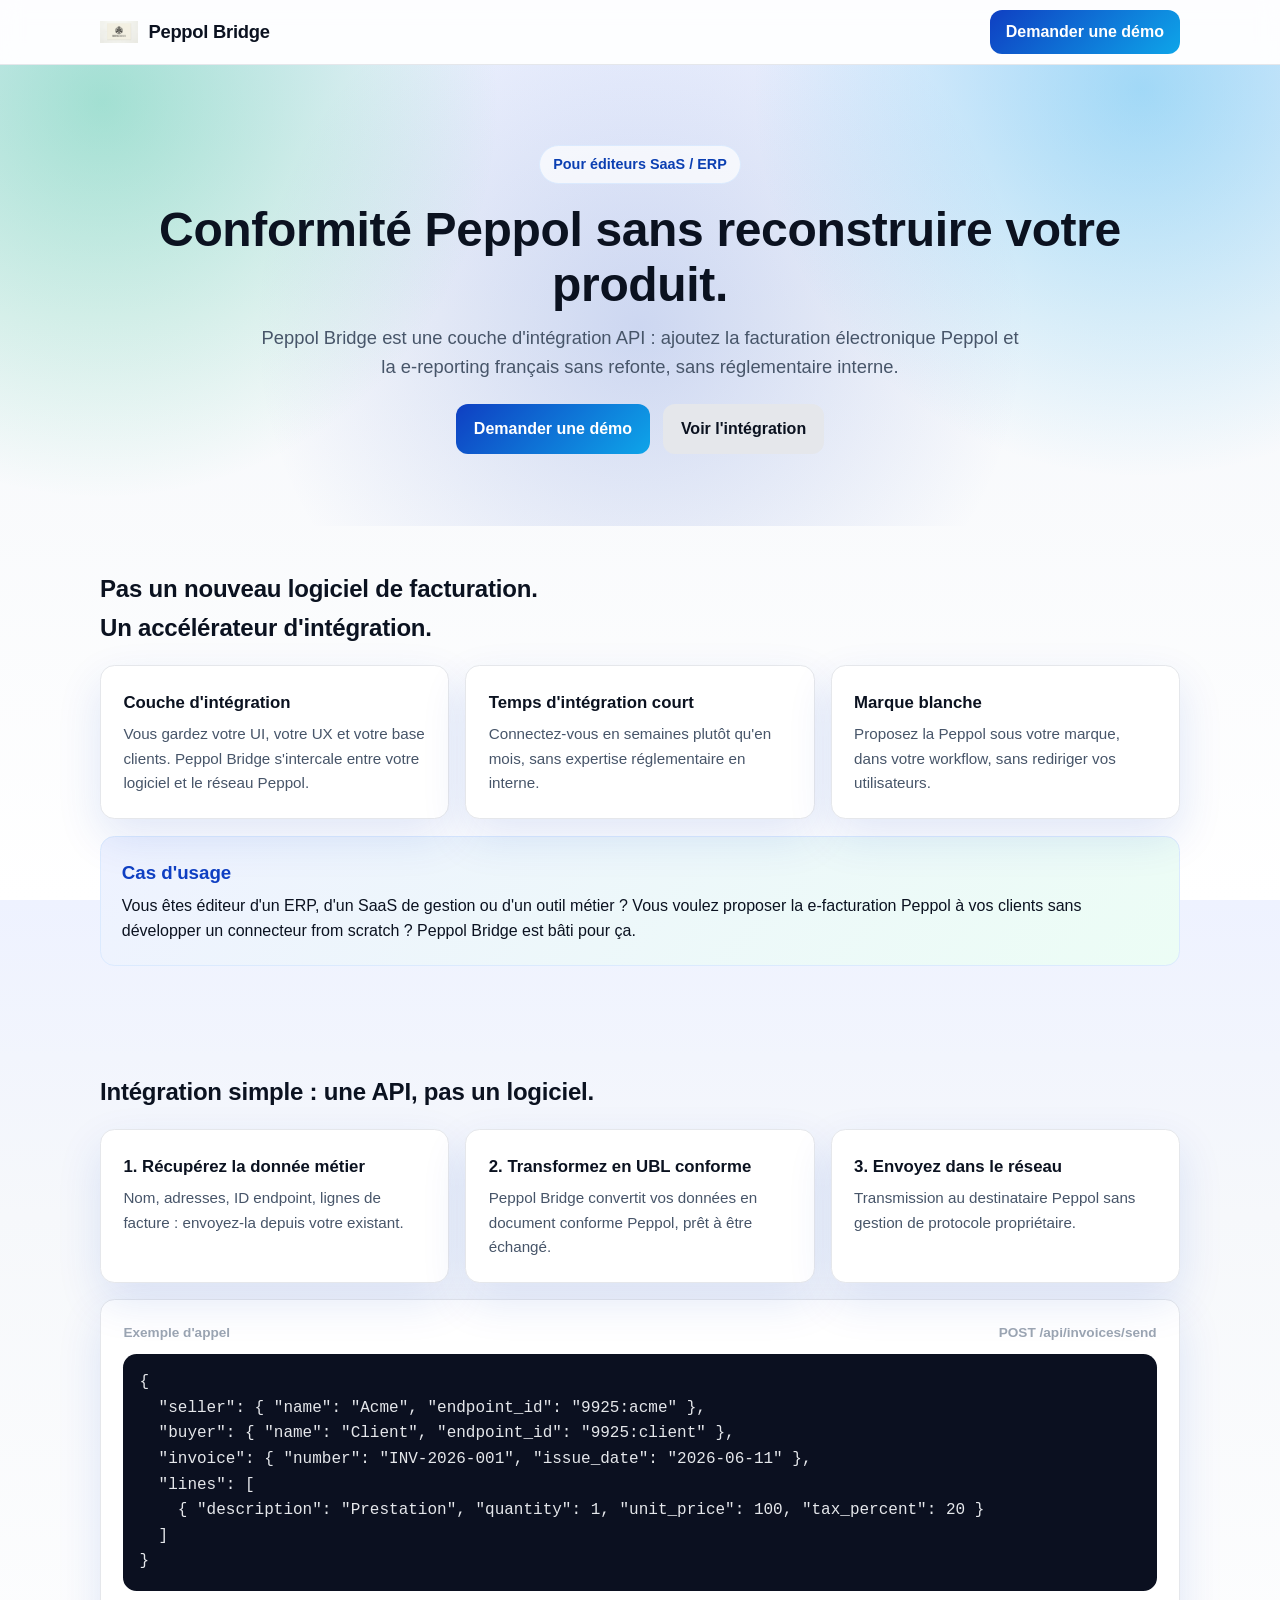
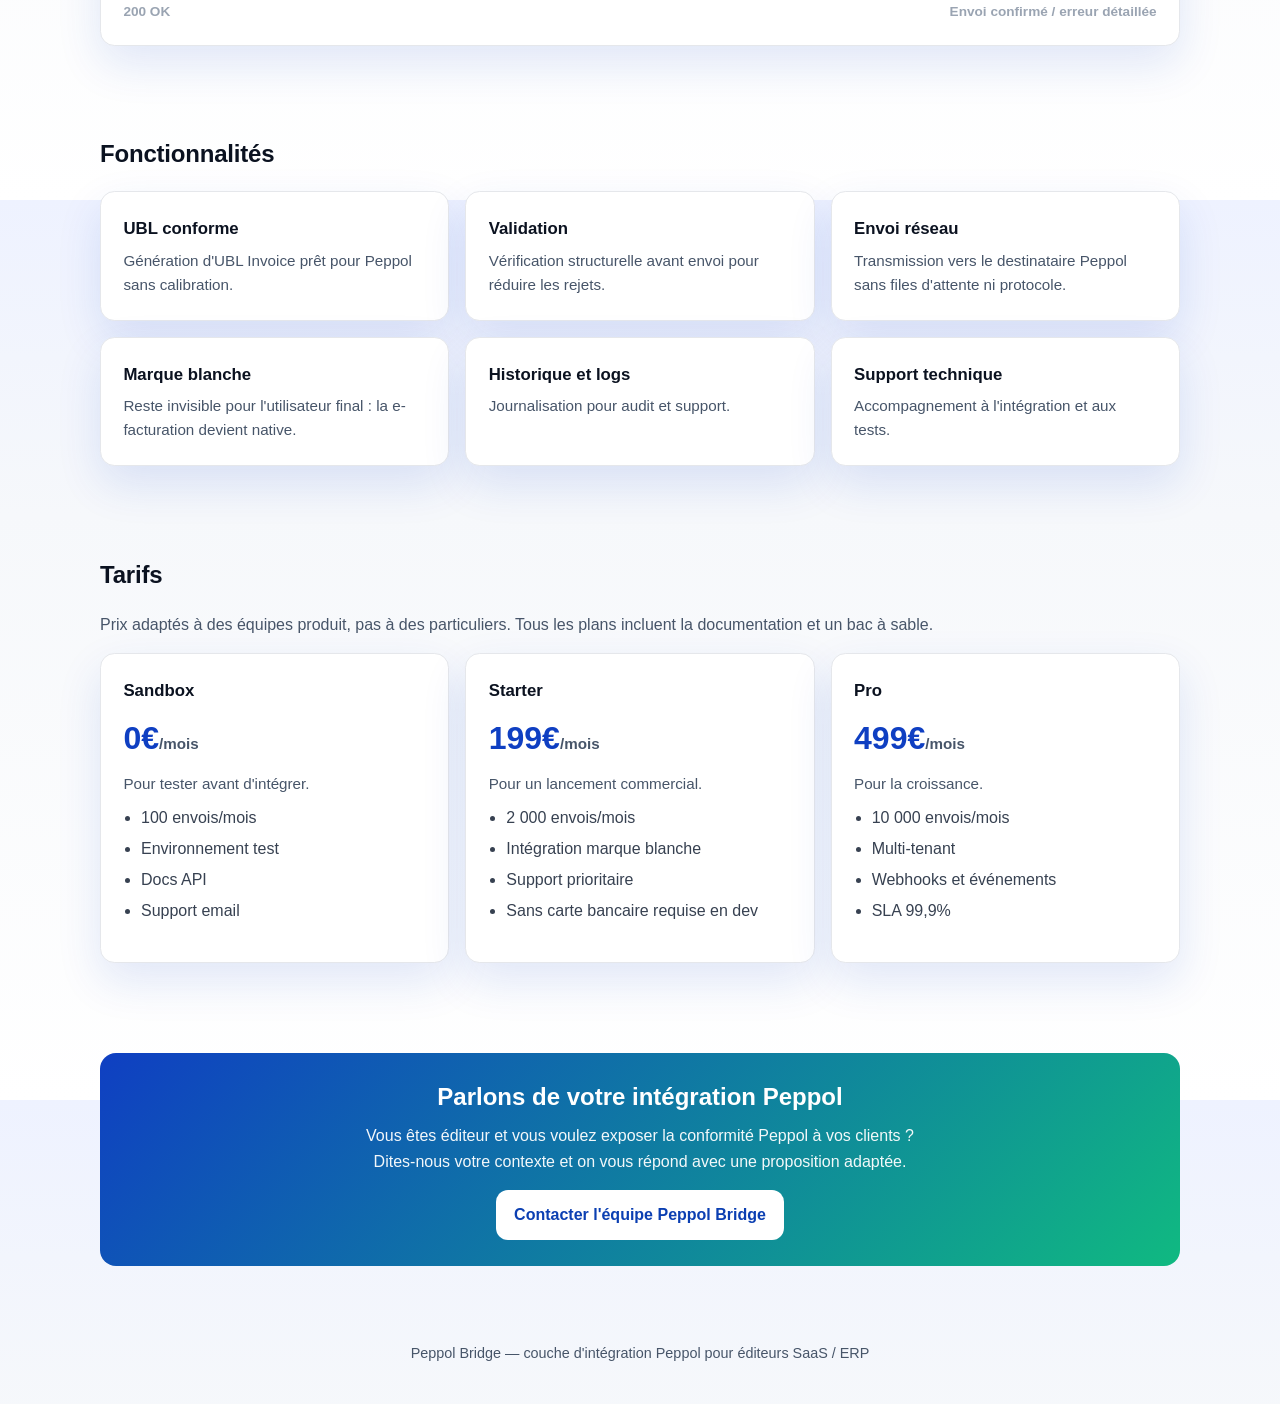
<file: public/index.html>
<!DOCTYPE html>
<html lang="fr">
<head>
  <meta charset="UTF-8">
  <meta name="viewport" content="width=device-width, initial-scale=1">
  <title>Peppol Bridge — Intégration Peppol pour éditeurs SaaS / ERP</title>
  <style>
    :root {
      --bg: #f6f8fb;
      --surface: #ffffff;
      --text: #0b1220;
      --muted: #475569;
      --primary: #0f3fc2;
      --accent: #10b981;
      --accent-2: #0ea5e9;
      --border: #e5e7eb;
      --radius: .75rem;
      --shadow: 0 18px 45px rgba(15,63,194,.12);
    }
    *{box-sizing:border-box;margin:0;padding:0}
    html,body{height:100%}
    body{font-family:-apple-system,BlinkMacSystemFont,"Segoe UI",Roboto,Helvetica,Arial,sans-serif;background:linear-gradient(180deg,#eef2ff 0%,#f6f8fb 35%,#ffffff 100%);color:var(--text);line-height:1.6}
    a{text-decoration:none;color:inherit}
    .container{max-width:1120px;margin:0 auto;padding:0 1.25rem}
    .nav{position:sticky;top:0;z-index:50;background:rgba(255,255,255,.85);backdrop-filter:blur(10px);border-bottom:1px solid var(--border)}
    .nav .container{display:flex;align-items:center;justify-content:space-between;height:64px}
    .brand{display:inline-flex;align-items:center;gap:.65rem;font-weight:900;letter-spacing:-.25px;font-size:1.15rem}
    .brand img{width:38px;height:38px;object-fit:contain;border-radius:.5rem}
    .nav-cta{background:linear-gradient(135deg,var(--primary),var(--accent-2));color:#fff;font-weight:650;padding:.6rem 1rem;border-radius:.75rem}
    .hero{padding:5rem 0 4.5rem;text-align:center;position:relative;overflow:hidden}
    .hero::before{content:"";position:absolute;inset:-20%;background:radial-gradient(circle at 20% 20%,rgba(16,185,129,.35),transparent 26%),radial-gradient(circle at 78% 18%,rgba(14,165,233,.35),transparent 26%),radial-gradient(circle at 50% 55%,rgba(15,63,194,.18),transparent 40%);z-index:0;pointer-events:none}
    .hero>.container{position:relative;z-index:1}
    .pill{display:inline-flex;align-items:center;gap:.45rem;background:rgba(255,255,255,.7);border:1px solid #dbeafe;padding:.45rem .85rem;border-radius:999px;font-weight:700;font-size:.9rem;color:#0b3fb2;margin-bottom:1.1rem}
    .hero h1{font-size:clamp(2rem,5vw,3rem);line-height:1.15;letter-spacing:-.35px;margin-bottom:.65rem}
    .hero p{font-size:1.15rem;color:var(--muted);max-width:760px;margin:0 auto 1.4rem}
    .actions{display:flex;gap:.85rem;justify-content:center;flex-wrap:wrap}
    .btn{border:none;padding:.75rem 1.1rem;border-radius:.75rem;font-weight:700;cursor:pointer;color:#fff;display:inline-flex;align-items:center;gap:.4rem}
    .btn-primary{background:linear-gradient(135deg,var(--primary),var(--accent-2))}
    .btn-secondary{background:#e5e7eb;color:var(--text)}
    .btn:hover{filter:brightness(.97)}
    .section{padding:2.8rem 0}
    .section-title{font-size:1.5rem;font-weight:900;margin-bottom:1.1rem;letter-spacing:-.2px}
    .grid-3{display:grid;grid-template-columns:repeat(auto-fit,minmax(260px,1fr));gap:1rem}
    .card{background:var(--surface);border:1px solid var(--border);border-radius:.9rem;padding:1.4rem;box-shadow:var(--shadow)}
    .card h3{font-size:1.05rem;margin:.1rem 0 .35rem}
    .card p{color:var(--muted);font-size:.95rem}
    .highlight{background:linear-gradient(135deg,#eef2ff,#ecfdf5);border:1px solid #dbeafe;border-radius:.9rem;padding:1.3rem;margin:1.1rem 0}
    .highlight h3{margin-bottom:.3rem;color:var(--primary)}
    .two-col{display:grid;grid-template-columns:1fr;gap:1rem}
    @media(min-width:760px){.two-col{grid-template-columns:1fr 1fr}}
    .code{background:#0b1020;color:#e5e7eb;padding:1rem;border-radius:.85rem;margin-top:.65rem;font-family:ui-monospace,SFMono-Regular,Menlo,Monaco,Consolas,"Liberation Mono",monospace;white-space:pre-wrap;word-break:break-word}
    .copy-label{display:flex;align-items:center;justify-content:space-between;font-weight:700;font-size:.85rem;color:#9aa4b2}
    .cta-block{background:linear-gradient(135deg,#0f3fc2,#10b981);color:#fff;border-radius:1rem;padding:1.6rem;text-align:center}
    .cta-block .btn-primary{background:#fff;color:#0b3fb2}
    .footer{text-align:center;padding:2rem 1rem 2.4rem;color:var(--muted);font-size:.9rem}
    .price{font-size:2rem;font-weight:800;color:var(--primary);margin:.5rem 0}
    .price span{font-size:.95rem;color:var(--muted);font-weight:600}
    ul{padding-left:1.1rem;margin:.5rem 0 1rem;color:#374151}
    li{margin:.35rem 0}
  </style>
</head>
<body>
  <nav class="nav">
    <div class="container">
      <a href="#" class="brand">
        <img src="/static/logo.png" alt="Peppol Bridge" onerror="this.style.display='none'">
        Peppol Bridge
      </a>
      <a href="#contact" class="nav-cta">Demander une démo</a>
    </div>
  </nav>
  <header class="hero">
    <div class="container">
      <div class="pill">Pour éditeurs SaaS / ERP</div>
      <h1>Conformité Peppol sans reconstruire votre produit.</h1>
      <p>Peppol Bridge est une couche d'intégration API : ajoutez la facturation électronique Peppol et la e-reporting français sans refonte, sans réglementaire interne.</p>
      <div class="actions">
        <a href="#contact" class="btn btn-primary">Demander une démo</a>
        <a href="#integration" class="btn btn-secondary">Voir l'intégration</a>
      </div>
    </div>
  </header>
  <section class="section" id="position">
    <div class="container">
      <h2 class="section-title">Pas un nouveau logiciel de facturation.<br>Un accélérateur d'intégration.</h2>
      <div class="grid-3">
        <div class="card"><h3>Couche d'intégration</h3><p>Vous gardez votre UI, votre UX et votre base clients. Peppol Bridge s'intercale entre votre logiciel et le réseau Peppol.</p></div>
        <div class="card"><h3>Temps d'intégration court</h3><p>Connectez-vous en semaines plutôt qu'en mois, sans expertise réglementaire en interne.</p></div>
        <div class="card"><h3>Marque blanche</h3><p>Proposez la Peppol sous votre marque, dans votre workflow, sans rediriger vos utilisateurs.</p></div>
      </div>
      <div class="highlight"><h3>Cas d'usage</h3><p>Vous êtes éditeur d'un ERP, d'un SaaS de gestion ou d'un outil métier ? Vous voulez proposer la e-facturation Peppol à vos clients sans développer un connecteur from scratch ? Peppol Bridge est bâti pour ça.</p></div>
    </div>
  </section>
  <section class="section" id="integration">
    <div class="container">
      <h2 class="section-title">Intégration simple : une API, pas un logiciel.</h2>
      <div class="grid-3">
        <div class="card"><h3>1. Récupérez la donnée métier</h3><p>Nom, adresses, ID endpoint, lignes de facture : envoyez-la depuis votre existant.</p></div>
        <div class="card"><h3>2. Transformez en UBL conforme</h3><p>Peppol Bridge convertit vos données en document conforme Peppol, prêt à être échangé.</p></div>
        <div class="card"><h3>3. Envoyez dans le réseau</h3><p>Transmission au destinataire Peppol sans gestion de protocole propriétaire.</p></div>
      </div>
      <div class="card" style="margin-top:1rem">
        <div class="copy-label"><span>Exemple d'appel</span><span>POST /api/invoices/send</span></div>
        <div class="code">{
  "seller": { "name": "Acme", "endpoint_id": "9925:acme" },
  "buyer": { "name": "Client", "endpoint_id": "9925:client" },
  "invoice": { "number": "INV-2026-001", "issue_date": "2026-06-11" },
  "lines": [
    { "description": "Prestation", "quantity": 1, "unit_price": 100, "tax_percent": 20 }
  ]
}</div>
        <div class="copy-label" style="margin-top:.6rem"><span>200 OK</span><span>Envoi confirmé / erreur détaillée</span></div>
      </div>
    </div>
  </section>
  <section class="section" id="features">
    <div class="container">
      <h2 class="section-title">Fonctionnalités</h2>
      <div class="grid-3">
        <div class="card"><h3>UBL conforme</h3><p>Génération d'UBL Invoice prêt pour Peppol sans calibration.</p></div>
        <div class="card"><h3>Validation</h3><p>Vérification structurelle avant envoi pour réduire les rejets.</p></div>
        <div class="card"><h3>Envoi réseau</h3><p>Transmission vers le destinataire Peppol sans files d'attente ni protocole.</p></div>
        <div class="card"><h3>Marque blanche</h3><p>Reste invisible pour l'utilisateur final : la e-facturation devient native.</p></div>
        <div class="card"><h3>Historique et logs</h3><p>Journalisation pour audit et support.</p></div>
        <div class="card"><h3>Support technique</h3><p>Accompagnement à l'intégration et aux tests.</p></div>
      </div>
    </div>
  </section>
  <section class="section" id="pricing">
    <div class="container">
      <h2 class="section-title">Tarifs</h2>
      <p style="color:var(--muted);margin-bottom:1rem">Prix adaptés à des équipes produit, pas à des particuliers. Tous les plans incluent la documentation et un bac à sable.</p>
      <div class="grid-3">
        <div class="card">
          <h3>Sandbox</h3>
          <div class="price">0€<span>/mois</span></div>
          <p>Pour tester avant d'intégrer.</p>
          <ul>
            <li>100 envois/mois</li>
            <li>Environnement test</li>
            <li>Docs API</li>
            <li>Support email</li>
          </ul>
        </div>
        <div class="card">
          <h3>Starter</h3>
          <div class="price">199€<span>/mois</span></div>
          <p>Pour un lancement commercial.</p>
          <ul>
            <li>2 000 envois/mois</li>
            <li>Intégration marque blanche</li>
            <li>Support prioritaire</li>
            <li>Sans carte bancaire requise en dev</li>
          </ul>
        </div>
        <div class="card">
          <h3>Pro</h3>
          <div class="price">499€<span>/mois</span></div>
          <p>Pour la croissance.</p>
          <ul>
            <li>10 000 envois/mois</li>
            <li>Multi-tenant</li>
            <li>Webhooks et événements</li>
            <li>SLA 99,9%</li>
          </ul>
        </div>
      </div>
    </div>
  </section>
  <section class="section" id="contact">
    <div class="container">
      <div class="cta-block">
        <h2 style="margin-bottom:.4rem">Parlons de votre intégration Peppol</h2>
        <p style="opacity:.95;max-width:720px;margin:0 auto 1rem">Vous êtes éditeur et vous voulez exposer la conformité Peppol à vos clients ?<br>Dites-nous votre contexte et on vous répond avec une proposition adaptée.</p>
        <a href="mailto:karim1811@example.com" class="btn btn-primary">Contacter l'équipe Peppol Bridge</a>
      </div>
    </div>
  </section>
  <footer class="footer">Peppol Bridge — couche d'intégration Peppol pour éditeurs SaaS / ERP</footer>
</body>
</html>
</file>
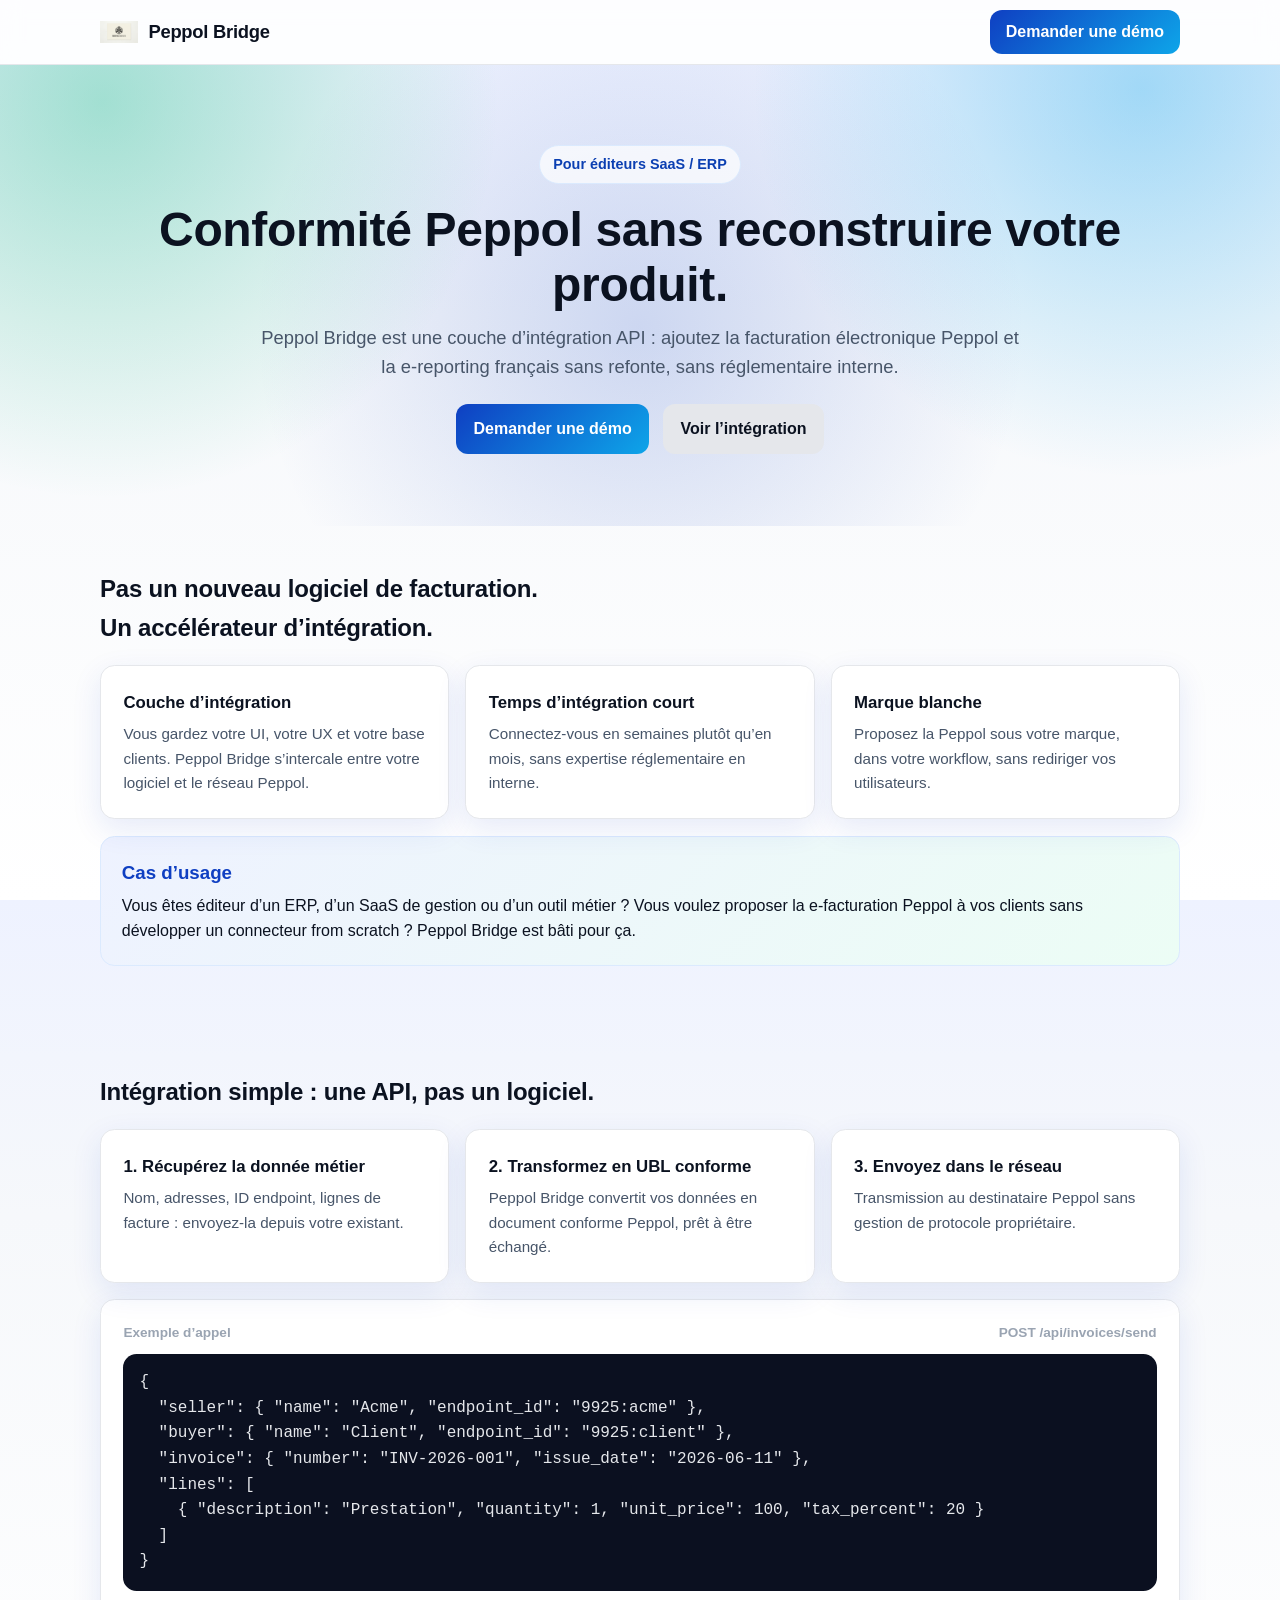
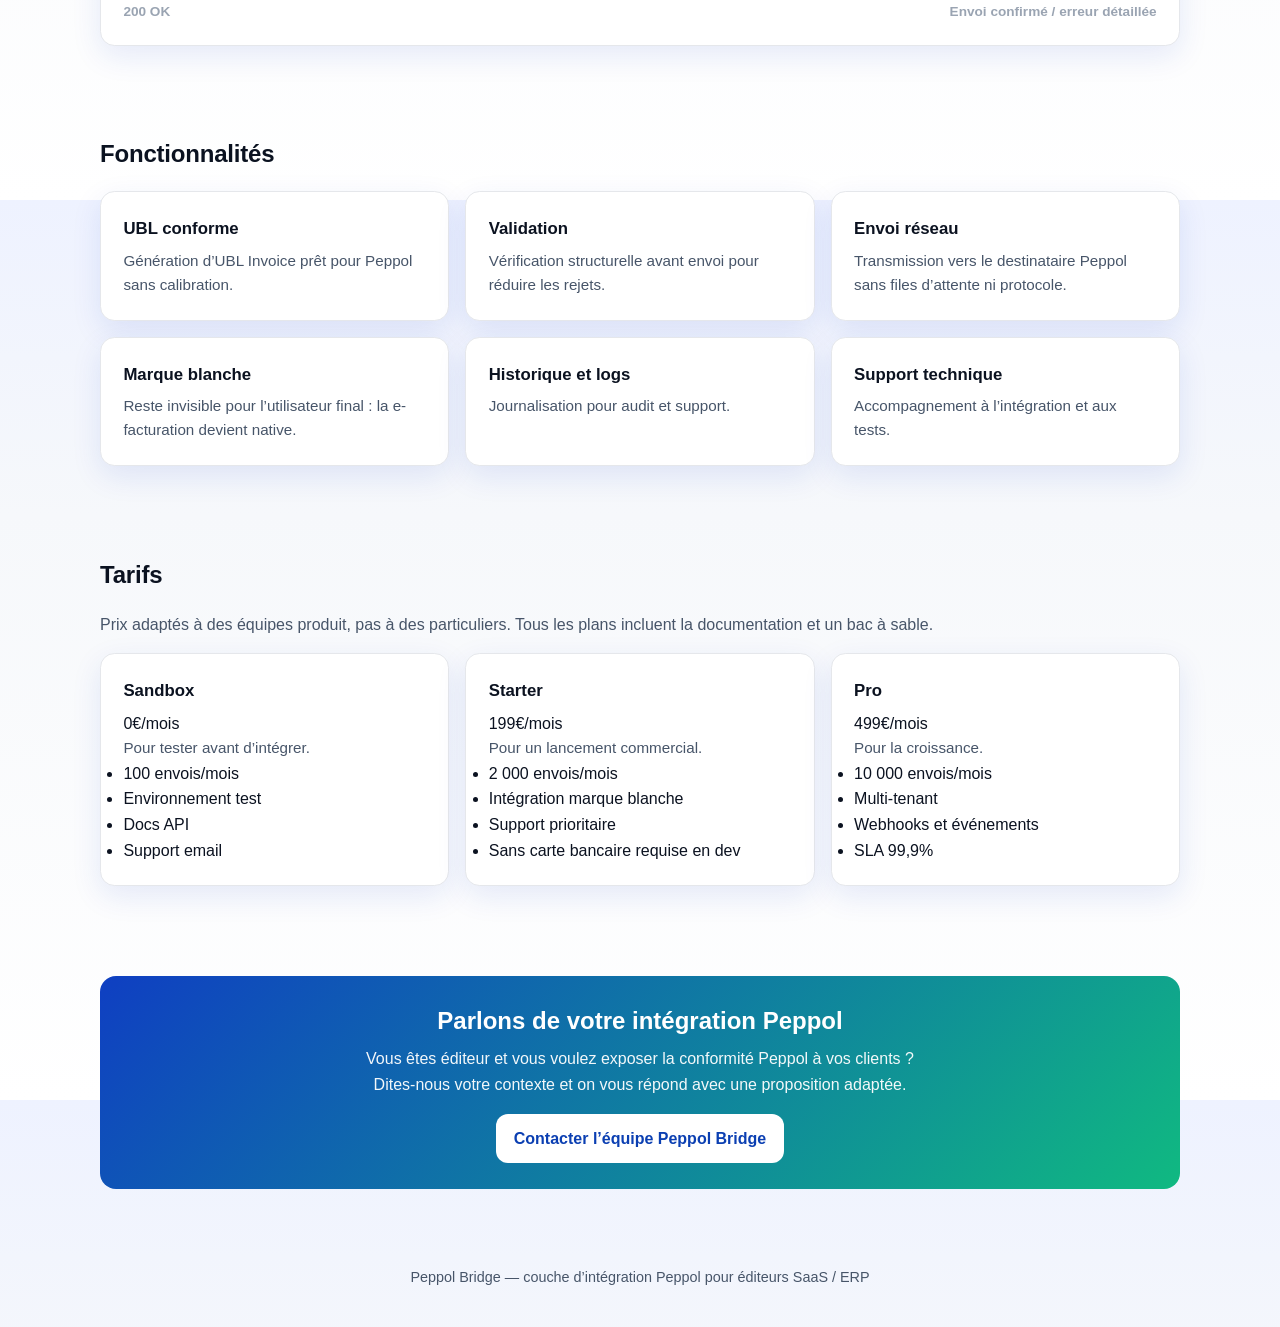
<file: templates/index.html>
<!DOCTYPE html>
<html lang="fr">
<head>
  <meta charset="UTF-8">
  <meta name="viewport" content="width=device-width, initial-scale=1">
  <title>Peppol Bridge — Intégration Peppol / e-facturation pour éditeurs SaaS & ERP</title>
  <meta name="description" content="Peppol Bridge est une couche d’intégration API pour connecter votre SaaS ou ERP au réseau Peppol sans reconstruire votre produit. Conformité rapide, marque blanche, docs pour équipes techniques.">
  <style>
    :root {
      --bg: #f6f8fb;
      --surface: #ffffff;
      --text: #0b1220;
      --muted: #475569;
      --primary: #0f3fc2;
      --accent: #10b981;
      --accent-2: #0ea5e9;
      --border: #e5e7eb;
      --shadow: 0 18px 45px rgba(15, 63, 194, 0.12);
    }
    * { box-sizing: border-box; margin: 0; padding: 0; }
    html, body { height: 100%; }
    body {
      font-family: -apple-system, BlinkMacSystemFont, "Segoe UI", Roboto, Helvetica, Arial, sans-serif;
      background: linear-gradient(180deg, #eef2ff 0%, #f6f8fb 35%, #ffffff 100%);
      color: var(--text);
      line-height: 1.6;
    }

    a { text-decoration: none; color: inherit; }

    .container { max-width: 1120px; margin: 0 auto; padding: 0 1.25rem; }

    /* Nav */
    .nav {
      position: sticky;
      top: 0;
      z-index: 50;
      background: rgba(255, 255, 255, 0.85);
      backdrop-filter: blur(10px);
      border-bottom: 1px solid var(--border);
    }
    .nav .container {
      display: flex;
      align-items: center;
      justify-content: space-between;
      height: 64px;
    }
    .brand {
      display: inline-flex;
      align-items: center;
      gap: .65rem;
      font-weight: 900;
      letter-spacing: -0.25px;
      font-size: 1.15rem;
    }
    .brand img {
      width: 38px;
      height: 38px;
      object-fit: contain;
      border-radius: .5rem;
    }
    .nav-cta {
      background: linear-gradient(135deg, var(--primary), var(--accent-2));
      color: #fff;
      font-weight: 650;
      padding: .6rem 1rem;
      border-radius: .75rem;
    }

    /* Hero */
    .hero {
      padding: 5rem 0 4.5rem;
      text-align: center;
      position: relative;
      overflow: hidden;
    }
    .hero::before {
      content: "";
      position: absolute;
      inset: -20%;
      background:
        radial-gradient(circle at 20% 20%, rgba(16, 185, 129, 0.35), transparent 26%),
        radial-gradient(circle at 78% 18%, rgba(14, 165, 233, 0.35), transparent 26%),
        radial-gradient(circle at 50% 55%, rgba(15, 63, 194, 0.18), transparent 40%);
      z-index: 0;
      pointer-events: none;
    }
    .hero > .container { position: relative; z-index: 1; }
    .pill {
      display: inline-flex;
      align-items: center;
      gap: .45rem;
      background: rgba(255, 255, 255, 0.7);
      border: 1px solid #dbeafe;
      padding: .45rem .85rem;
      border-radius: 999px;
      font-weight: 700;
      font-size: .9rem;
      color: #0b3fb2;
      margin-bottom: 1.1rem;
    }
    .hero h1 {
      font-size: clamp(2rem, 5vw, 3rem);
      line-height: 1.15;
      letter-spacing: -0.35px;
      margin-bottom: .65rem;
    }
    .hero p {
      font-size: 1.15rem;
      color: var(--muted);
      max-width: 760px;
      margin: 0 auto 1.4rem;
    }
    .actions { display: flex; gap: .85rem; justify-content: center; flex-wrap: wrap; }
    .btn {
      border: none;
      padding: .75rem 1.1rem;
      border-radius: .75rem;
      font-weight: 700;
      cursor: pointer;
      color: #fff;
      display: inline-flex;
      align-items: center;
      gap: .4rem;
    }
    .btn-primary { background: linear-gradient(135deg, var(--primary), var(--accent-2)); }
    .btn-secondary { background: #e5e7eb; color: var(--text); }
    .btn:hover { filter: brightness(.97); }

    /* Sections */
    .section { padding: 2.8rem 0; }
    .section-title {
      font-size: 1.5rem;
      font-weight: 900;
      margin-bottom: 1.1rem;
      letter-spacing: -0.2px;
    }
    .grid-3 {
      display: grid;
      grid-template-columns: repeat(auto-fit, minmax(260px, 1fr));
      gap: 1rem;
    }
    .card {
      background: var(--surface);
      border: 1px solid var(--border);
      border-radius: .9rem;
      padding: 1.4rem;
      box-shadow: 0 10px 30px rgba(15, 63, 194, 0.10);
    }
    .card h3 {
      font-size: 1.05rem;
      margin: .1rem 0 .35rem;
    }
    .card p { color: var(--muted); font-size: .95rem; }
    .highlight {
      background: linear-gradient(135deg, #eef2ff, #ecfdf5);
      border: 1px solid #dbeafe;
      border-radius: .9rem;
      padding: 1.3rem;
      margin: 1.1rem 0;
    }
    .highlight h3 { margin-bottom: .3rem; color: var(--primary); }

    .two-col {
      display: grid;
      grid-template-columns: 1fr;
      gap: 1rem;
    }
    @media (min-width: 760px) {
      .two-col { grid-template-columns: 1fr 1fr; }
    }

    .code {
      background: #0b1020;
      color: #e5e7eb;
      padding: 1rem;
      border-radius: .85rem;
      margin-top: .65rem;
      font-family: ui-monospace, SFMono-Regular, Menlo, Monaco, Consolas, "Liberation Mono", monospace;
      white-space: pre-wrap;
      word-break: break-word;
    }
    .copy-label {
      display: flex;
      align-items: center;
      justify-content: space-between;
      font-weight: 700;
      font-size: .85rem;
      color: #9aa4b2;
    }

    /* Contact / CTA */
    .cta-block {
      background: linear-gradient(135deg, #0f3fc2, #10b981);
      color: #fff;
      border-radius: 1rem;
      padding: 1.6rem;
      text-align: center;
    }
    .cta-block .btn-primary { background: #fff; color: #0b3fb2; }

    /* Footer */
    .footer {
      text-align: center;
      padding: 2rem 1rem 2.4rem;
      color: var(--muted);
      font-size: .9rem;
    }
  </style>
</head>
<body>
  <nav class="nav">
    <div class="container">
      <a href="#" class="brand">
        <img src="/static/logo.png" alt="Peppol Bridge" onerror="this.style.display='none'">
        Peppol Bridge
      </a>
      <a href="#contact" class="nav-cta">Demander une démo</a>
    </div>
  </nav>

  <header class="hero">
    <div class="container">
      <div class="pill">Pour éditeurs SaaS / ERP</div>
      <h1>Conformité Peppol sans reconstruire votre produit.</h1>
      <p>Peppol Bridge est une couche d’intégration API : ajoutez la facturation électronique Peppol et la e-reporting français sans refonte, sans réglementaire interne.</p>
      <div class="actions">
        <a href="#contact" class="btn btn-primary">Demander une démo</a>
        <a href="#integration" class="btn btn-secondary">Voir l’intégration</a>
      </div>
    </div>
  </header>

  <section class="section" id="position">
    <div class="container">
      <h2 class="section-title">Pas un nouveau logiciel de facturation.<br>Un accélérateur d’intégration.</h2>
      <div class="grid-3">
        <div class="card">
          <h3>Couche d’intégration</h3>
          <p>Vous gardez votre UI, votre UX et votre base clients. Peppol Bridge s’intercale entre votre logiciel et le réseau Peppol.</p>
        </div>
        <div class="card">
          <h3>Temps d’intégration court</h3>
          <p>Connectez-vous en semaines plutôt qu’en mois, sans expertise réglementaire en interne.</p>
        </div>
        <div class="card">
          <h3>Marque blanche</h3>
          <p>Proposez la Peppol sous votre marque, dans votre workflow, sans rediriger vos utilisateurs.</p>
        </div>
      </div>
      <div class="highlight">
        <h3>Cas d’usage</h3>
        <p>Vous êtes éditeur d’un ERP, d’un SaaS de gestion ou d’un outil métier ? Vous voulez proposer la e-facturation Peppol à vos clients sans développer un connecteur from scratch ? Peppol Bridge est bâti pour ça.</p>
      </div>
    </div>
  </section>

  <section class="section" id="integration">
    <div class="container">
      <h2 class="section-title">Intégration simple : une API, pas un logiciel.</h2>
      <div class="grid-3">
        <div class="card">
          <h3>1. Récupérez la donnée métier</h3>
          <p>Nom, adresses, ID endpoint, lignes de facture : envoyez-la depuis votre existant.</p>
        </div>
        <div class="card">
          <h3>2. Transformez en UBL conforme</h3>
          <p>Peppol Bridge convertit vos données en document conforme Peppol, prêt à être échangé.</p>
        </div>
        <div class="card">
          <h3>3. Envoyez dans le réseau</h3>
          <p>Transmission au destinataire Peppol sans gestion de protocole propriétaire.</p>
        </div>
      </div>

      <div class="card" style="margin-top:1rem">
        <div class="copy-label"><span>Exemple d’appel</span><span>POST /api/invoices/send</span></div>
        <div class="code">{
  "seller": { "name": "Acme", "endpoint_id": "9925:acme" },
  "buyer": { "name": "Client", "endpoint_id": "9925:client" },
  "invoice": { "number": "INV-2026-001", "issue_date": "2026-06-11" },
  "lines": [
    { "description": "Prestation", "quantity": 1, "unit_price": 100, "tax_percent": 20 }
  ]
}</div>
        <div class="copy-label" style="margin-top:.6rem"><span>200 OK</span><span>Envoi confirmé / erreur détaillée</span></div>
      </div>
    </div>
  </section>

  <section class="section" id="features">
    <div class="container">
      <h2 class="section-title">Fonctionnalités</h2>
      <div class="grid-3">
        <div class="card">
          <h3>UBL conforme</h3>
          <p>Génération d’UBL Invoice prêt pour Peppol sans calibration.</p>
        </div>
        <div class="card">
          <h3>Validation</h3>
          <p>Vérification structurelle avant envoi pour réduire les rejets.</p>
        </div>
        <div class="card">
          <h3>Envoi réseau</h3>
          <p>Transmission vers le destinataire Peppol sans files d’attente ni protocole.</p>
        </div>
        <div class="card">
          <h3>Marque blanche</h3>
          <p>Reste invisible pour l’utilisateur final : la e-facturation devient native.</p>
        </div>
        <div class="card">
          <h3>Historique et logs</h3>
          <p>Journalisation pour audit et support.</p>
        </div>
        <div class="card">
          <h3>Support technique</h3>
          <p>Accompagnement à l’intégration et aux tests.</p>
        </div>
      </div>
    </div>
  </section>

  <section class="section" id="pricing">
    <div class="container">
      <h2 class="section-title">Tarifs</h2>
      <p style="color:var(--muted);margin-bottom:1rem">Prix adaptés à des équipes produit, pas à des particuliers. Tous les plans incluent la documentation et un bac à sable.</p>
      <div class="grid-3">
        <div class="card">
          <h3>Sandbox</h3>
          <div class="price">0€<span>/mois</span></div>
          <p>Pour tester avant d’intégrer.</p>
          <ul>
            <li>100 envois/mois</li>
            <li>Environnement test</li>
            <li>Docs API</li>
            <li>Support email</li>
          </ul>
        </div>
        <div class="card">
          <h3>Starter</h3>
          <div class="price">199€<span>/mois</span></div>
          <p>Pour un lancement commercial.</p>
          <ul>
            <li>2 000 envois/mois</li>
            <li>Intégration marque blanche</li>
            <li>Support prioritaire</li>
            <li>Sans carte bancaire requise en dev</li>
          </ul>
        </div>
        <div class="card">
          <h3>Pro</h3>
          <div class="price">499€<span>/mois</span></div>
          <p>Pour la croissance.</p>
          <ul>
            <li>10 000 envois/mois</li>
            <li>Multi-tenant</li>
            <li>Webhooks et événements</li>
            <li>SLA 99,9%</li>
          </ul>
        </div>
      </div>
    </div>
  </section>

  <section class="section" id="contact">
    <div class="container">
      <div class="cta-block">
        <h2 style="margin-bottom:.4rem">Parlons de votre intégration Peppol</h2>
        <p style="opacity:.95;max-width:720px;margin:0 auto 1rem">Vous êtes éditeur et vous voulez exposer la conformité Peppol à vos clients ?<br>Dites-nous votre contexte et on vous répond avec une proposition adaptée.</p>
        <a href="mailto:contact@peppolbridge.io" class="btn btn-primary">Contacter l’équipe Peppol Bridge</a>
      </div>
    </div>
  </section>

  <footer class="footer">
    Peppol Bridge — couche d’intégration Peppol pour éditeurs SaaS / ERP
  </footer>
</body>
</html>
</file>
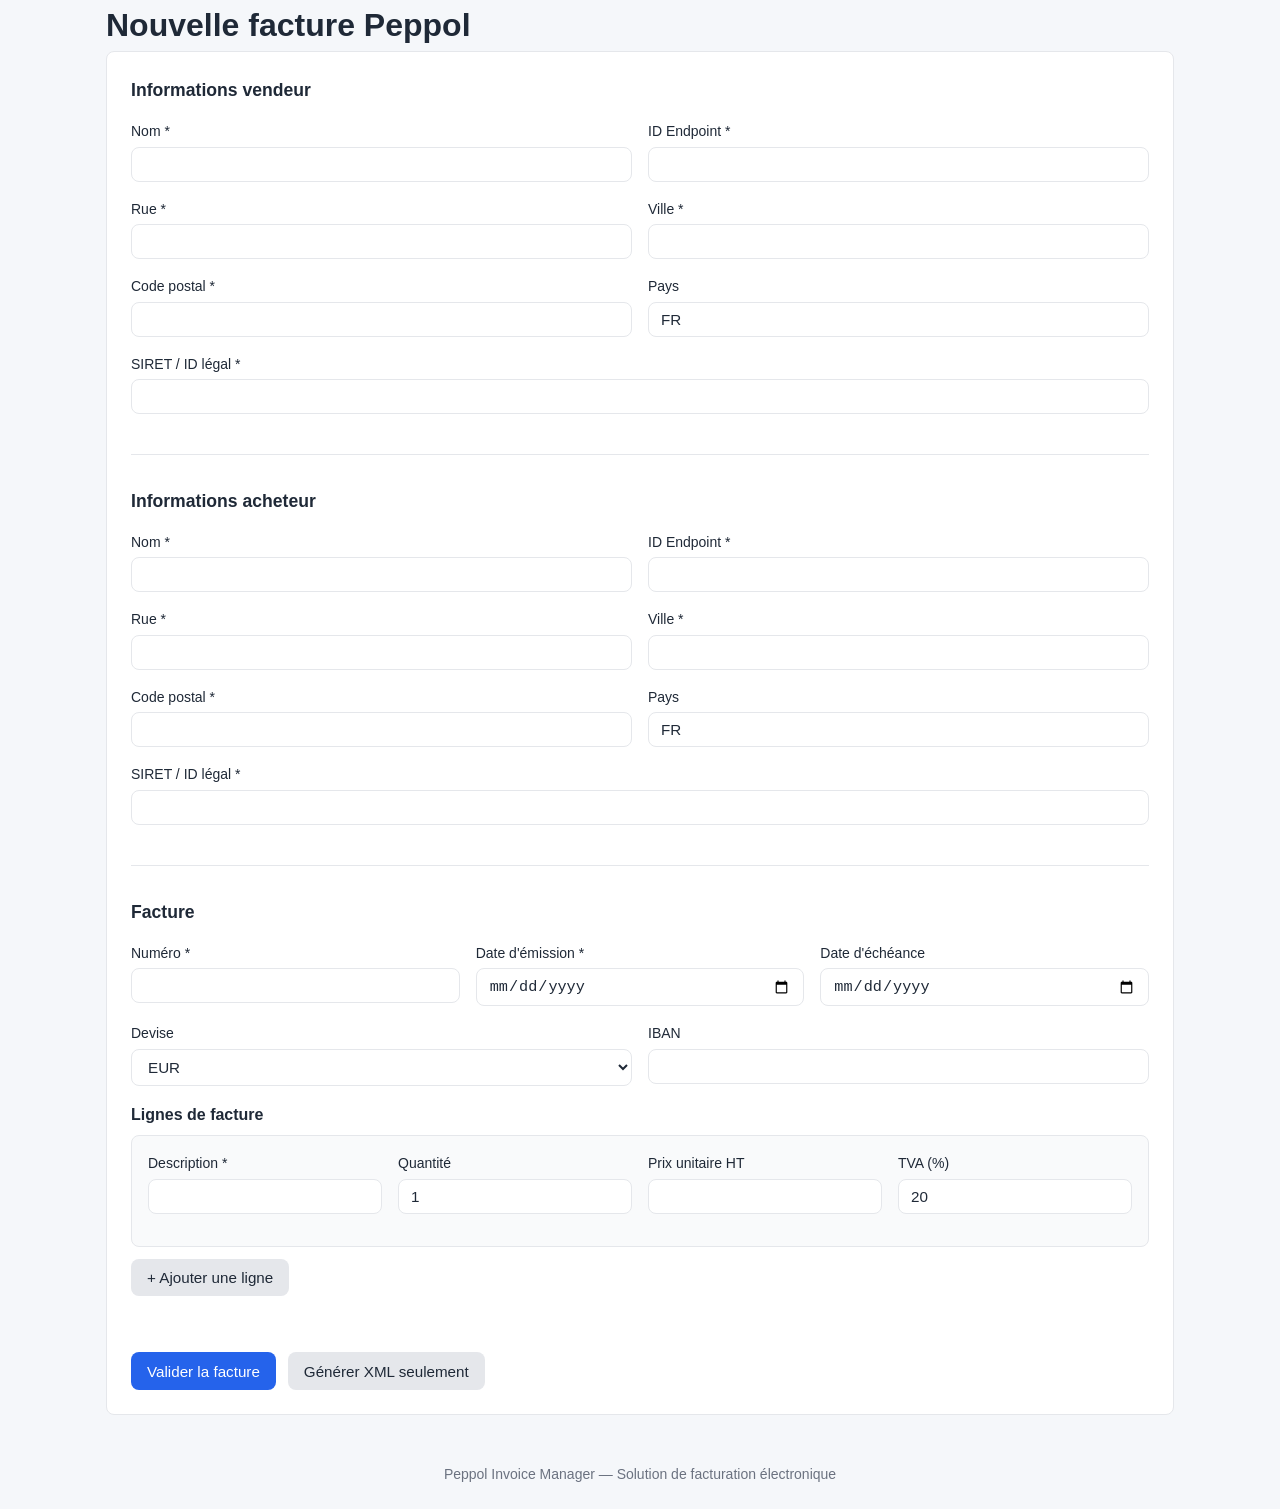
<file: index_no_server.html>
<!DOCTYPE html>
<html lang="fr">
<head>
    <meta charset="UTF-8">
    <meta name="viewport" content="width=device-width, initial-scale=1.0">
    <title>Peppol Invoice Manager</title>
    <link rel="stylesheet" href="static/css/style.css">
    <link rel="stylesheet" href="static/css/list.css">
</head>
<body>
    <div class="container">
        <h1>Nouvelle facture Peppol</h1>
        <form id="invoiceForm" class="invoice-form">
            <section class="form-section">
                <h2>Informations vendeur</h2>
                <div class="form-row">
                    <div class="form-group"><label for="seller_name">Nom *</label><input type="text" id="seller_name" name="seller_name" required></div>
                    <div class="form-group"><label for="seller_endpoint_id">ID Endpoint *</label><input type="text" id="seller_endpoint_id" name="seller_endpoint_id" required></div>
                </div>
                <div class="form-row">
                    <div class="form-group"><label for="seller_street">Rue *</label><input type="text" id="seller_street" name="seller_street" required></div>
                    <div class="form-group"><label for="seller_city">Ville *</label><input type="text" id="seller_city" name="seller_city" required></div>
                </div>
                <div class="form-row">
                    <div class="form-group"><label for="seller_postal">Code postal *</label><input type="text" id="seller_postal" name="seller_postal" required></div>
                    <div class="form-group"><label for="seller_country">Pays</label><input type="text" id="seller_country" name="seller_country" value="FR"></div>
                </div>
                <div class="form-row">
                    <div class="form-group"><label for="seller_legal_id">SIRET / ID légal *</label><input type="text" id="seller_legal_id" name="seller_legal_id" required></div>
                </div>
            </section>
            <section class="form-section">
                <h2>Informations acheteur</h2>
                <div class="form-row">
                    <div class="form-group"><label for="buyer_name">Nom *</label><input type="text" id="buyer_name" name="buyer_name" required></div>
                    <div class="form-group"><label for="buyer_endpoint_id">ID Endpoint *</label><input type="text" id="buyer_endpoint_id" name="buyer_endpoint_id" required></div>
                </div>
                <div class="form-row">
                    <div class="form-group"><label for="buyer_street">Rue *</label><input type="text" id="buyer_street" name="buyer_street" required></div>
                    <div class="form-group"><label for="buyer_city">Ville *</label><input type="text" id="buyer_city" name="buyer_city" required></div>
                </div>
                <div class="form-row">
                    <div class="form-group"><label for="buyer_postal">Code postal *</label><input type="text" id="buyer_postal" name="buyer_postal" required></div>
                    <div class="form-group"><label for="buyer_country">Pays</label><input type="text" id="buyer_country" name="buyer_country" value="FR"></div>
                </div>
                <div class="form-row">
                    <div class="form-group"><label for="buyer_legal_id">SIRET / ID légal *</label><input type="text" id="buyer_legal_id" name="buyer_legal_id" required></div>
                </div>
            </section>
            <section class="form-section">
                <h2>Facture</h2>
                <div class="form-row">
                    <div class="form-group"><label for="invoice_number">Numéro *</label><input type="text" id="invoice_number" name="invoice_number" required></div>
                    <div class="form-group"><label for="issue_date">Date d'émission *</label><input type="date" id="issue_date" name="issue_date" required></div>
                    <div class="form-group"><label for="due_date">Date d'échéance</label><input type="date" id="due_date" name="due_date"></div>
                </div>
                <div class="form-row">
                    <div class="form-group">
                        <label for="currency">Devise</label>
                        <select id="currency" name="currency"><option value="EUR">EUR</option><option value="USD">USD</option><option value="GBP">GBP</option></select>
                    </div>
                    <div class="form-group"><label for="iban">IBAN</label><input type="text" id="iban" name="iban"></div>
                </div>
                <h3>Lignes de facture</h3>
                <div id="linesContainer">
                    <div class="invoice-line">
                        <div class="form-row">
                            <div class="form-group"><label>Description *</label><input type="text" name="lines[0][description]" required></div>
                            <div class="form-group"><label>Quantité</label><input type="number" name="lines[0][quantity]" value="1" step="0.01" min="0.01"></div>
                            <div class="form-group"><label>Prix unitaire HT</label><input type="number" name="lines[0][unit_price]" step="0.01" min="0" required></div>
                            <div class="form-group"><label>TVA (%)</label><input type="number" name="lines[0][tax_percent]" value="20" step="0.1"></div>
                        </div>
                    </div>
                </div>
                <button type="button" id="addLine" class="btn-secondary">+ Ajouter une ligne</button>
            </section>
            <div class="form-actions">
                <button type="submit" name="action" value="validate" class="btn-primary">Valider la facture</button>
                <button type="submit" name="action" value="build" class="btn-secondary">Générer XML seulement</button>
            </div>
        </form>
    </div>
    <footer class="footer">Peppol Invoice Manager — Solution de facturation électronique</footer>
    <div id="resultModal" class="modal hidden">
        <div class="modal-content">
            <span class="close">&times;</span>
            <h2 id="resultTitle">Résultat</h2>
            <pre id="resultContent"></pre>
            <button id="downloadXml" class="btn-primary">Télécharger XML</button>
            <button id="sendInvoice" class="btn-primary cta">Envoyer la facture</button>
        </div>
    </div>
    <script src="static/js/app.js"></script>
</body>
</html>
</file>
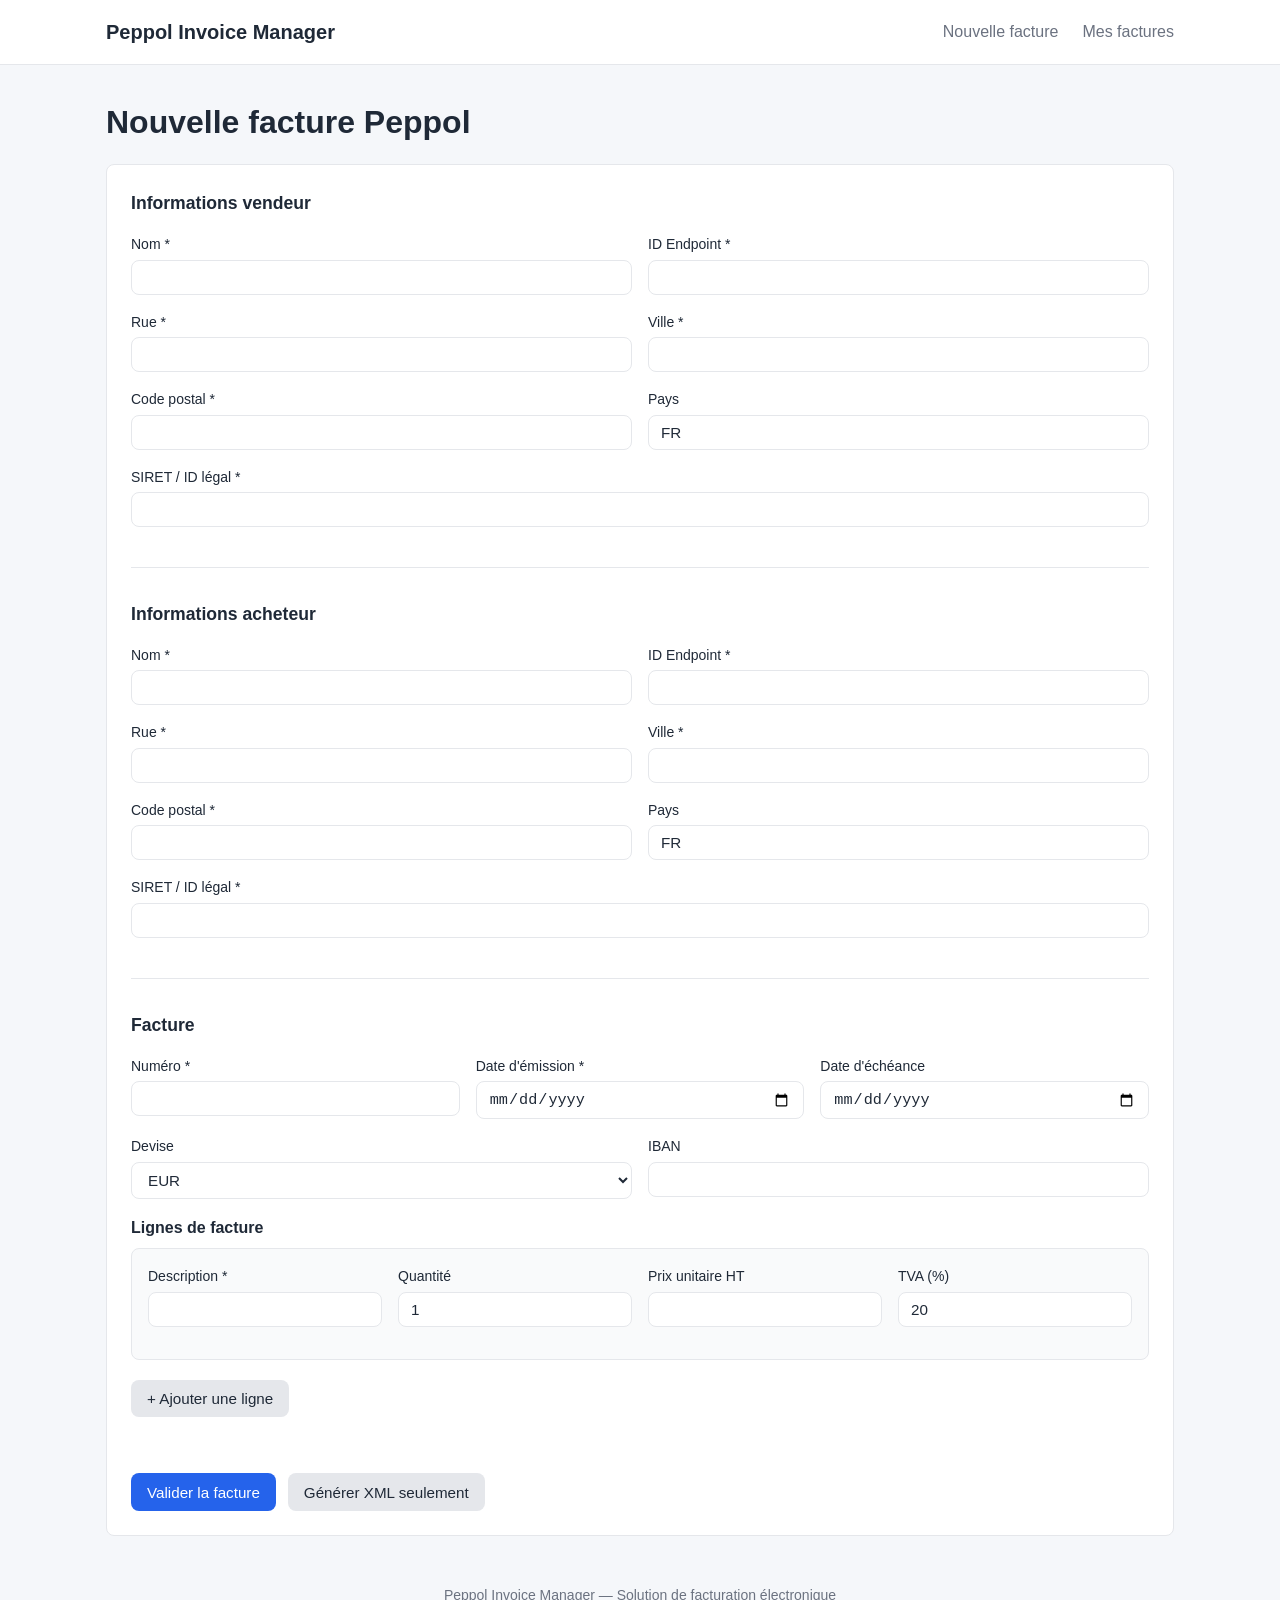
<file: index_preview.html>
<!DOCTYPE html>
<html lang="fr">
<head>
  <meta charset="UTF-8">
  <meta name="viewport" content="width=device-width, initial-scale=1">
  <title>Peppol Invoice Manager</title>
  <style>
    :root {
      --bg:#f5f7fa; --card:#fff; --text:#1f2937; --muted:#6b7280;
      --primary:#2563eb; --success:#16a34a; --danger:#dc2626; --border:#e5e7eb; --radius:.5rem;
    }
    *{box-sizing:border-box;margin:0;padding:0}
    body{font-family:-apple-system,BlinkMacSystemFont,"Segoe UI",Roboto,Helvetica,Arial,sans-serif;background:var(--bg);color:var(--text);line-height:1.6}
    .navbar{background:var(--card);border-bottom:1px solid var(--border);padding:1rem 0;margin-bottom:2rem}
    .navbar .container{display:flex;align-items:center;justify-content:space-between}
    .logo{font-weight:700;font-size:1.25rem;color:var(--text);text-decoration:none}
    .nav-links{display:flex;gap:1.5rem}
    .nav-link{color:var(--muted);text-decoration:none;font-weight:500}
    .nav-link:hover{color:var(--primary)}
    .container{max-width:1100px;margin:0 auto;padding:0 1rem}
    .invoice-form{background:var(--card);border:1px solid var(--border);border-radius:var(--radius);padding:1.5rem;margin-bottom:1.5rem}
    .form-section{margin-bottom:2rem;padding-bottom:1.5rem;border-bottom:1px solid var(--border)}
    .form-section:last-of-type{border-bottom:none}
    .form-section h2{font-size:1.1rem;margin-bottom:1rem}
    .form-section h3{font-size:1rem;margin:1rem 0 .5rem}
    .form-row{display:grid;grid-template-columns:repeat(auto-fit,minmax(220px,1fr));gap:1rem;margin-bottom:1rem}
    .form-group{display:flex;flex-direction:column}
    .form-group label{font-size:.875rem;font-weight:500;margin-bottom:.25rem}
    .form-group input,.form-group select{padding:.5rem .75rem;border:1px solid var(--border);border-radius:var(--radius);font-size:.95rem;background:#fff;color:var(--text)}
    .invoice-line{background:#f9fafb;border:1px solid var(--border);border-radius:var(--radius);padding:1rem;margin-bottom:.75rem}
    .form-actions{display:flex;gap:.75rem;margin-top:1.5rem}
    .btn-primary,.btn-secondary{border:none;padding:.65rem 1rem;border-radius:var(--radius);font-size:.95rem;font-weight:500;cursor:pointer}
    .btn-primary{background:var(--primary);color:#fff}
    .btn-secondary{background:#e5e7eb;color:var(--text)}
    .btn-primary.cta{background:var(--success)}
    .btn-primary:hover{opacity:.95}
    .btn-secondary:hover{background:#d1d5db}
    .modal{position:fixed;inset:0;background:rgba(0,0,0,.5);display:flex;align-items:center;justify-content:center;z-index:50}
    .modal.hidden{display:none}
    .modal-content{background:var(--card);border-radius:var(--radius);padding:1.5rem;width:90%;max-width:720px;max-height:85vh;overflow:auto;position:relative}
    .close{position:absolute;top:.75rem;right:1rem;font-size:1.5rem;cursor:pointer;background:transparent;border:none}
    #resultContent{background:#111827;color:#e5e7eb;padding:1rem;border-radius:var(--radius);margin:1rem 0;white-space:pre-wrap;word-break:break-word}
    .footer{text-align:center;padding:1.5rem;color:var(--muted);font-size:.875rem}
  </style>
</head>
<body>
  <nav class="navbar">
    <div class="container">
      <a href="#" class="logo">Peppol Invoice Manager</a>
      <div class="nav-links">
        <a href="#" class="nav-link">Nouvelle facture</a>
        <a href="#" class="nav-link">Mes factures</a>
      </div>
    </div>
  </nav>
  <div class="container">
    <h1>Nouvelle facture Peppol</h1>
    <form id="invoiceForm" class="invoice-form" style="margin-top:1rem">
      <section class="form-section">
        <h2>Informations vendeur</h2>
        <div class="form-row">
          <div class="form-group"><label>Nom *</label><input type="text" required></div>
          <div class="form-group"><label>ID Endpoint *</label><input type="text" required></div>
        </div>
        <div class="form-row">
          <div class="form-group"><label>Rue *</label><input type="text" required></div>
          <div class="form-group"><label>Ville *</label><input type="text" required></div>
        </div>
        <div class="form-row">
          <div class="form-group"><label>Code postal *</label><input type="text" required></div>
          <div class="form-group"><label>Pays</label><input type="text" value="FR"></div>
        </div>
        <div class="form-row">
          <div class="form-group"><label>SIRET / ID légal *</label><input type="text" required></div>
        </div>
      </section>
      <section class="form-section">
        <h2>Informations acheteur</h2>
        <div class="form-row">
          <div class="form-group"><label>Nom *</label><input type="text" required></div>
          <div class="form-group"><label>ID Endpoint *</label><input type="text" required></div>
        </div>
        <div class="form-row">
          <div class="form-group"><label>Rue *</label><input type="text" required></div>
          <div class="form-group"><label>Ville *</label><input type="text" required></div>
        </div>
        <div class="form-row">
          <div class="form-group"><label>Code postal *</label><input type="text" required></div>
          <div class="form-group"><label>Pays</label><input type="text" value="FR"></div>
        </div>
        <div class="form-row">
          <div class="form-group"><label>SIRET / ID légal *</label><input type="text" required></div>
        </div>
      </section>
      <section class="form-section">
        <h2>Facture</h2>
        <div class="form-row">
          <div class="form-group"><label>Numéro *</label><input type="text" required></div>
          <div class="form-group"><label>Date d'émission *</label><input type="date" required></div>
          <div class="form-group"><label>Date d'échéance</label><input type="date"></div>
        </div>
        <div class="form-row">
          <div class="form-group"><label>Devise</label><select><option>EUR</option><option>USD</option><option>GBP</option></select></div>
          <div class="form-group"><label>IBAN</label><input type="text"></div>
        </div>
        <h3>Lignes de facture</h3>
        <div id="linesContainer">
          <div class="invoice-line">
            <div class="form-row">
              <div class="form-group"><label>Description *</label><input type="text" required></div>
              <div class="form-group"><label>Quantité</label><input type="number" value="1" min="0.01"></div>
              <div class="form-group"><label>Prix unitaire HT</label><input type="number" step="0.01" min="0" required></div>
              <div class="form-group"><label>TVA (%)</label><input type="number" value="20" step="0.1"></div>
            </div>
          </div>
        </div>
        <button type="button" class="btn-secondary" style="margin-top:.5rem">+ Ajouter une ligne</button>
      </section>
      <div class="form-actions">
        <button type="submit" class="btn-primary">Valider la facture</button>
        <button type="button" class="btn-secondary">Générer XML seulement</button>
      </div>
    </form>
  </div>
  <footer class="footer">Peppol Invoice Manager — Solution de facturation électronique</footer>
  <div id="resultModal" class="modal hidden">
    <div class="modal-content">
      <button class="close" type="button">&times;</button>
      <h2 id="resultTitle">Résultat</h2>
      <pre id="resultContent"></pre>
      <button class="btn-primary" type="button">Télécharger XML</button>
      <button class="btn-primary cta" type="button">Envoyer la facture</button>
    </div>
  </div>
  <script>
    document.getElementById('invoiceForm').addEventListener('submit', function(e){
      e.preventDefault();
      document.getElementById('resultTitle').textContent='Validation';
      document.getElementById('resultContent').textContent='Formulaire prêt. (Backend à connecter)';
      document.getElementById('resultModal').classList.remove('hidden');
    });
    document.querySelector('.close').addEventListener('click', function(){
      document.getElementById('resultModal').classList.add('hidden');
    });
  </script>
</body>
</html>
</file>
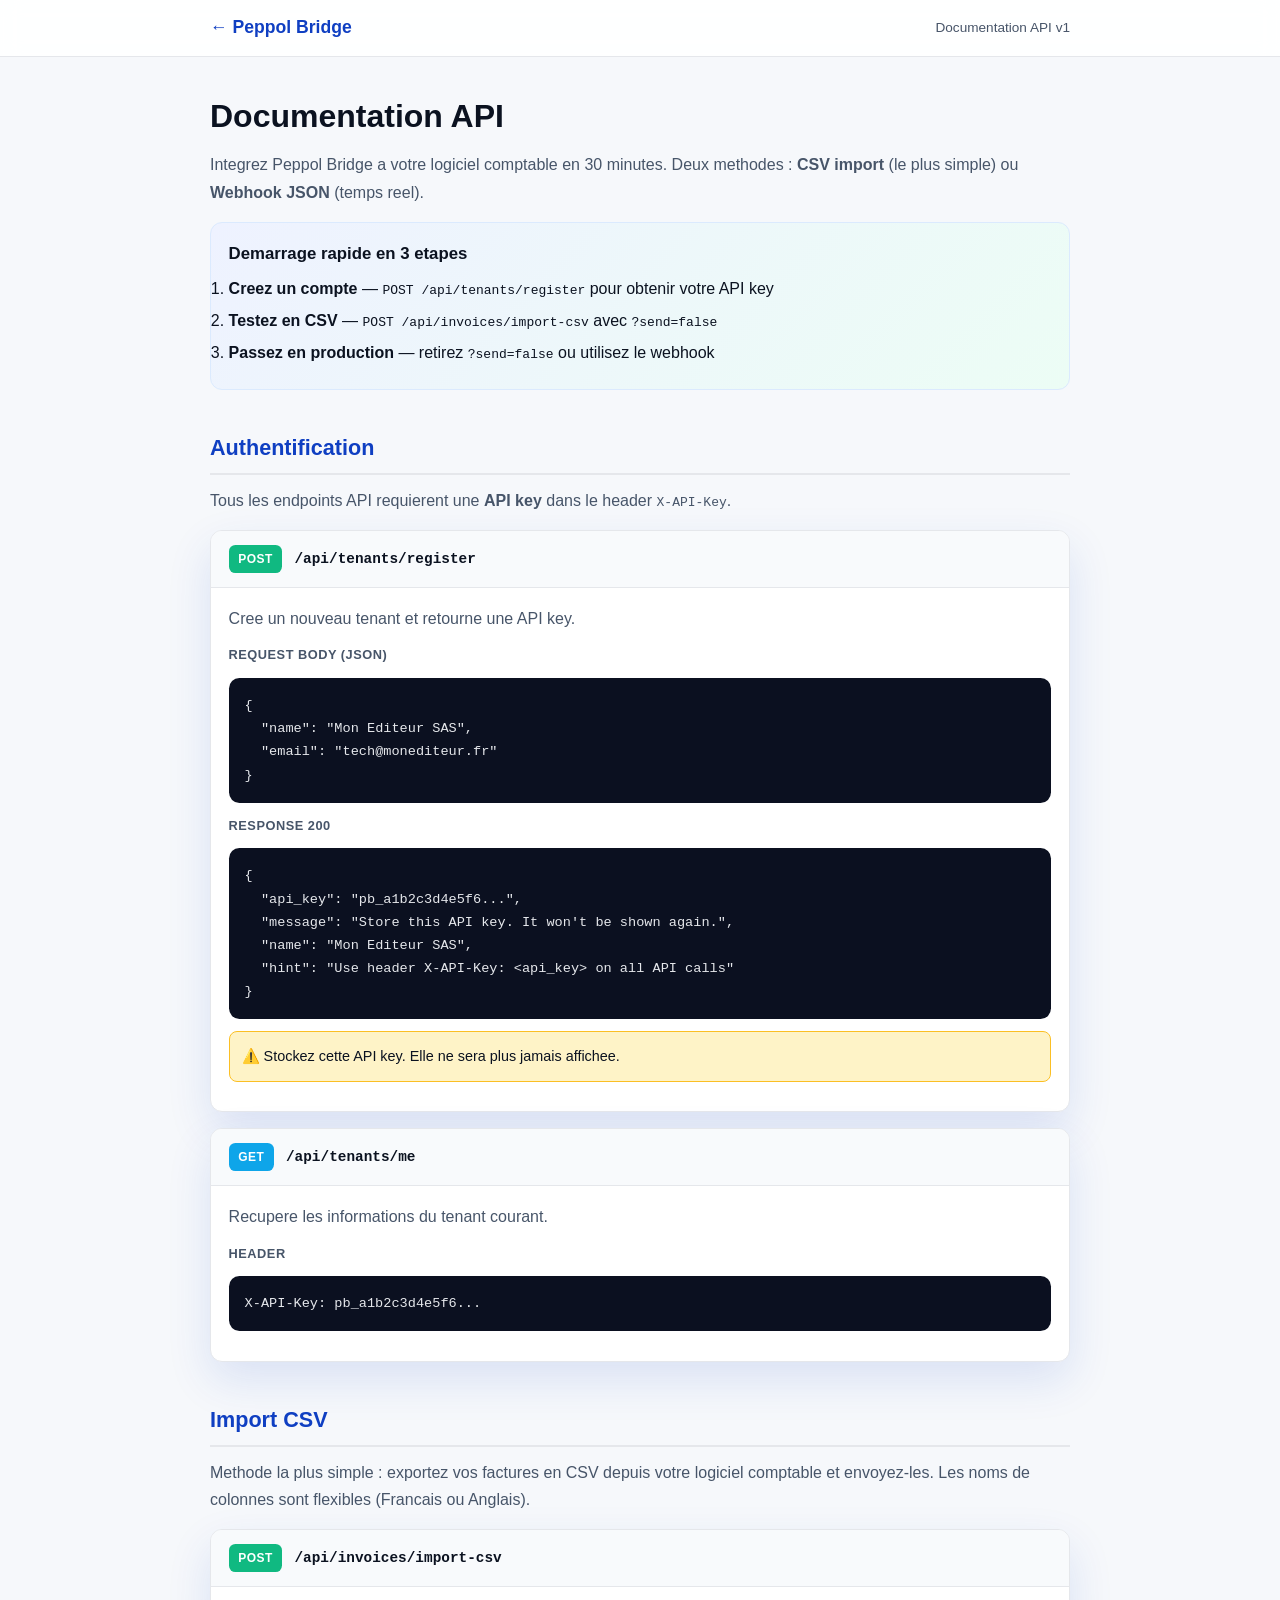
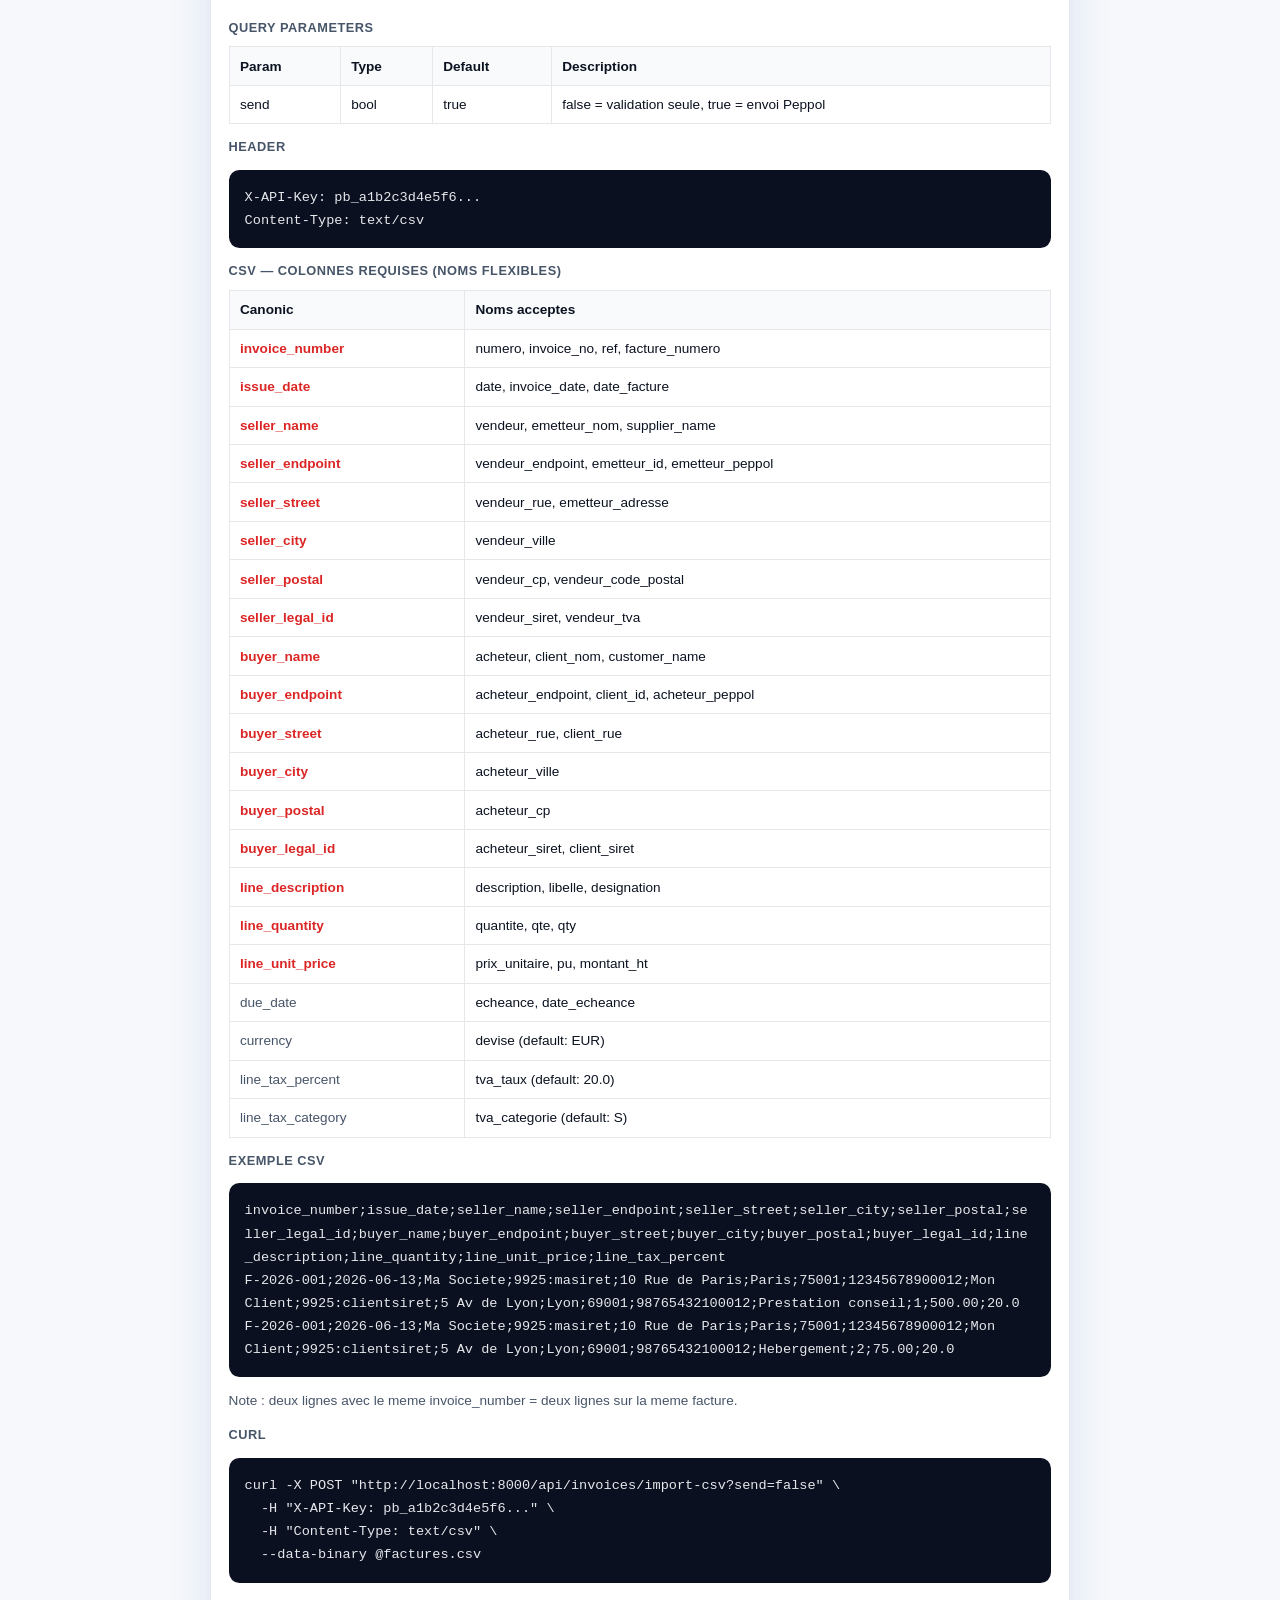
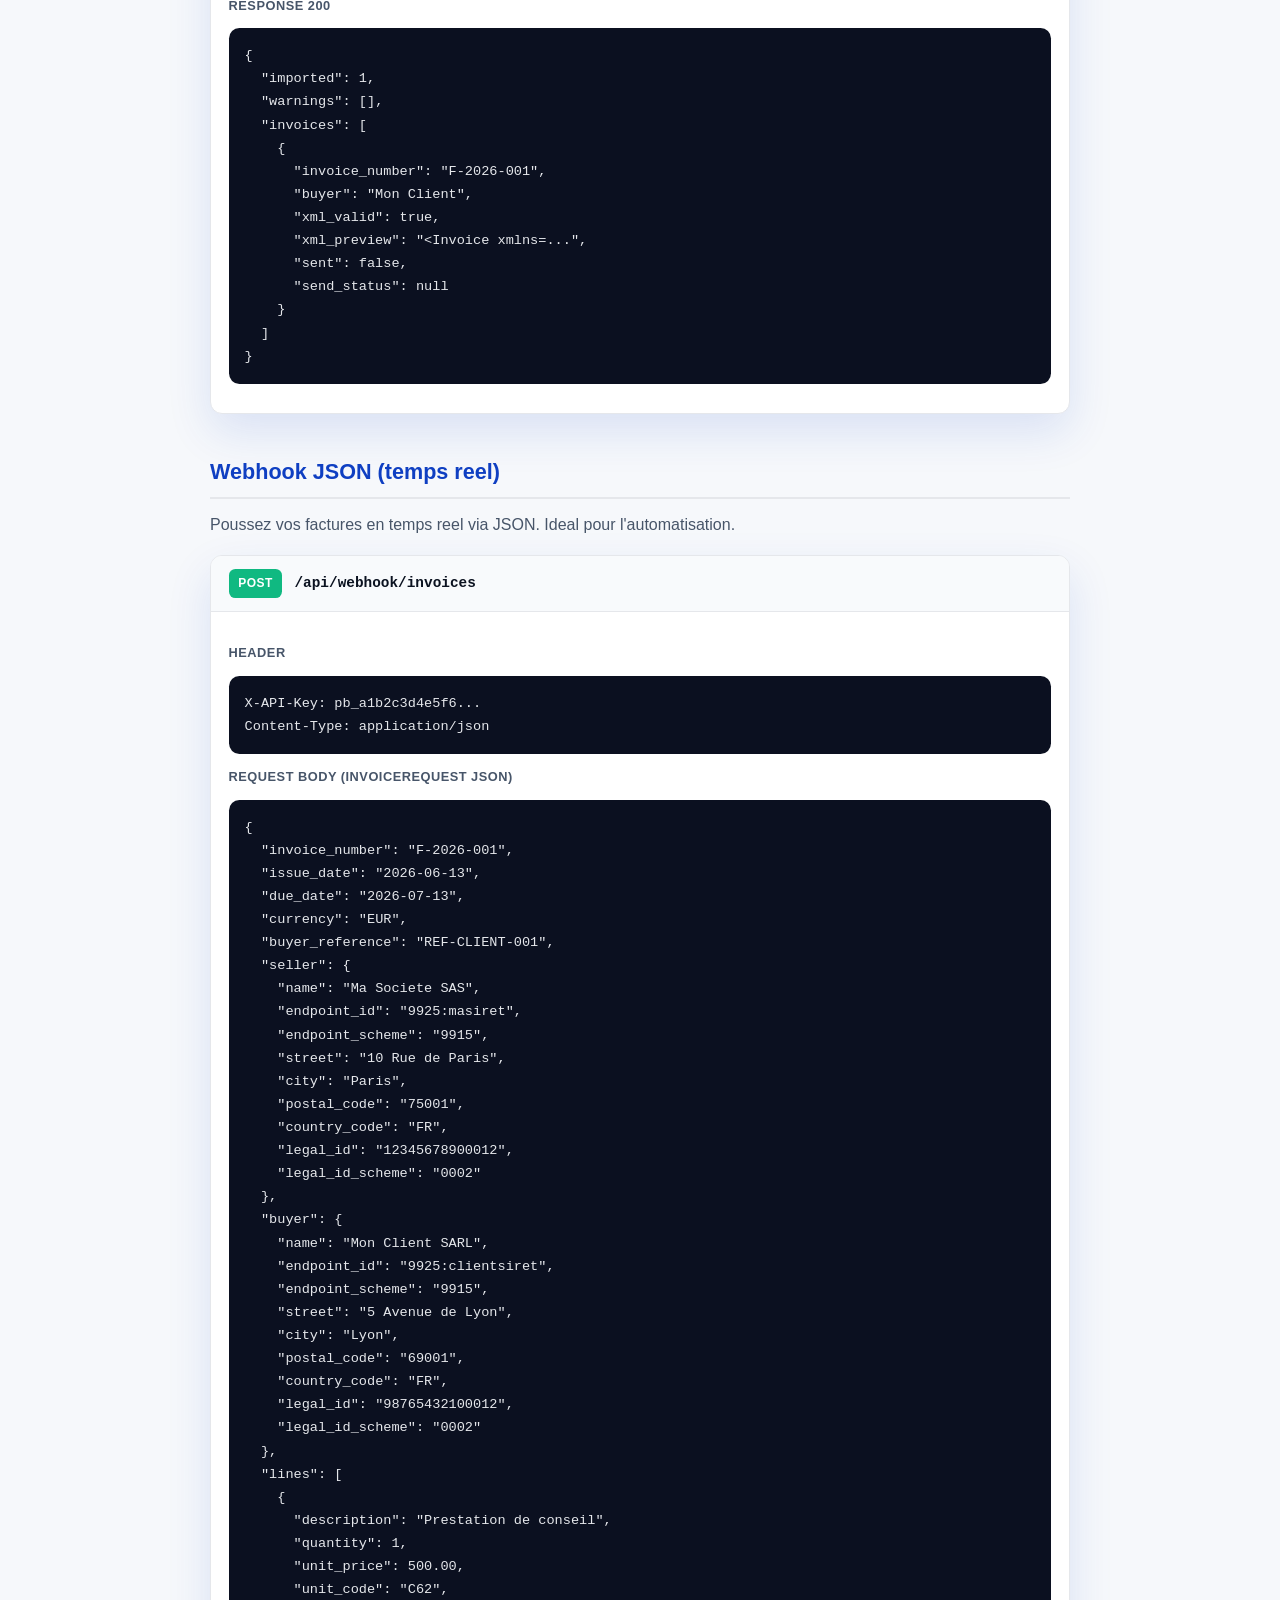
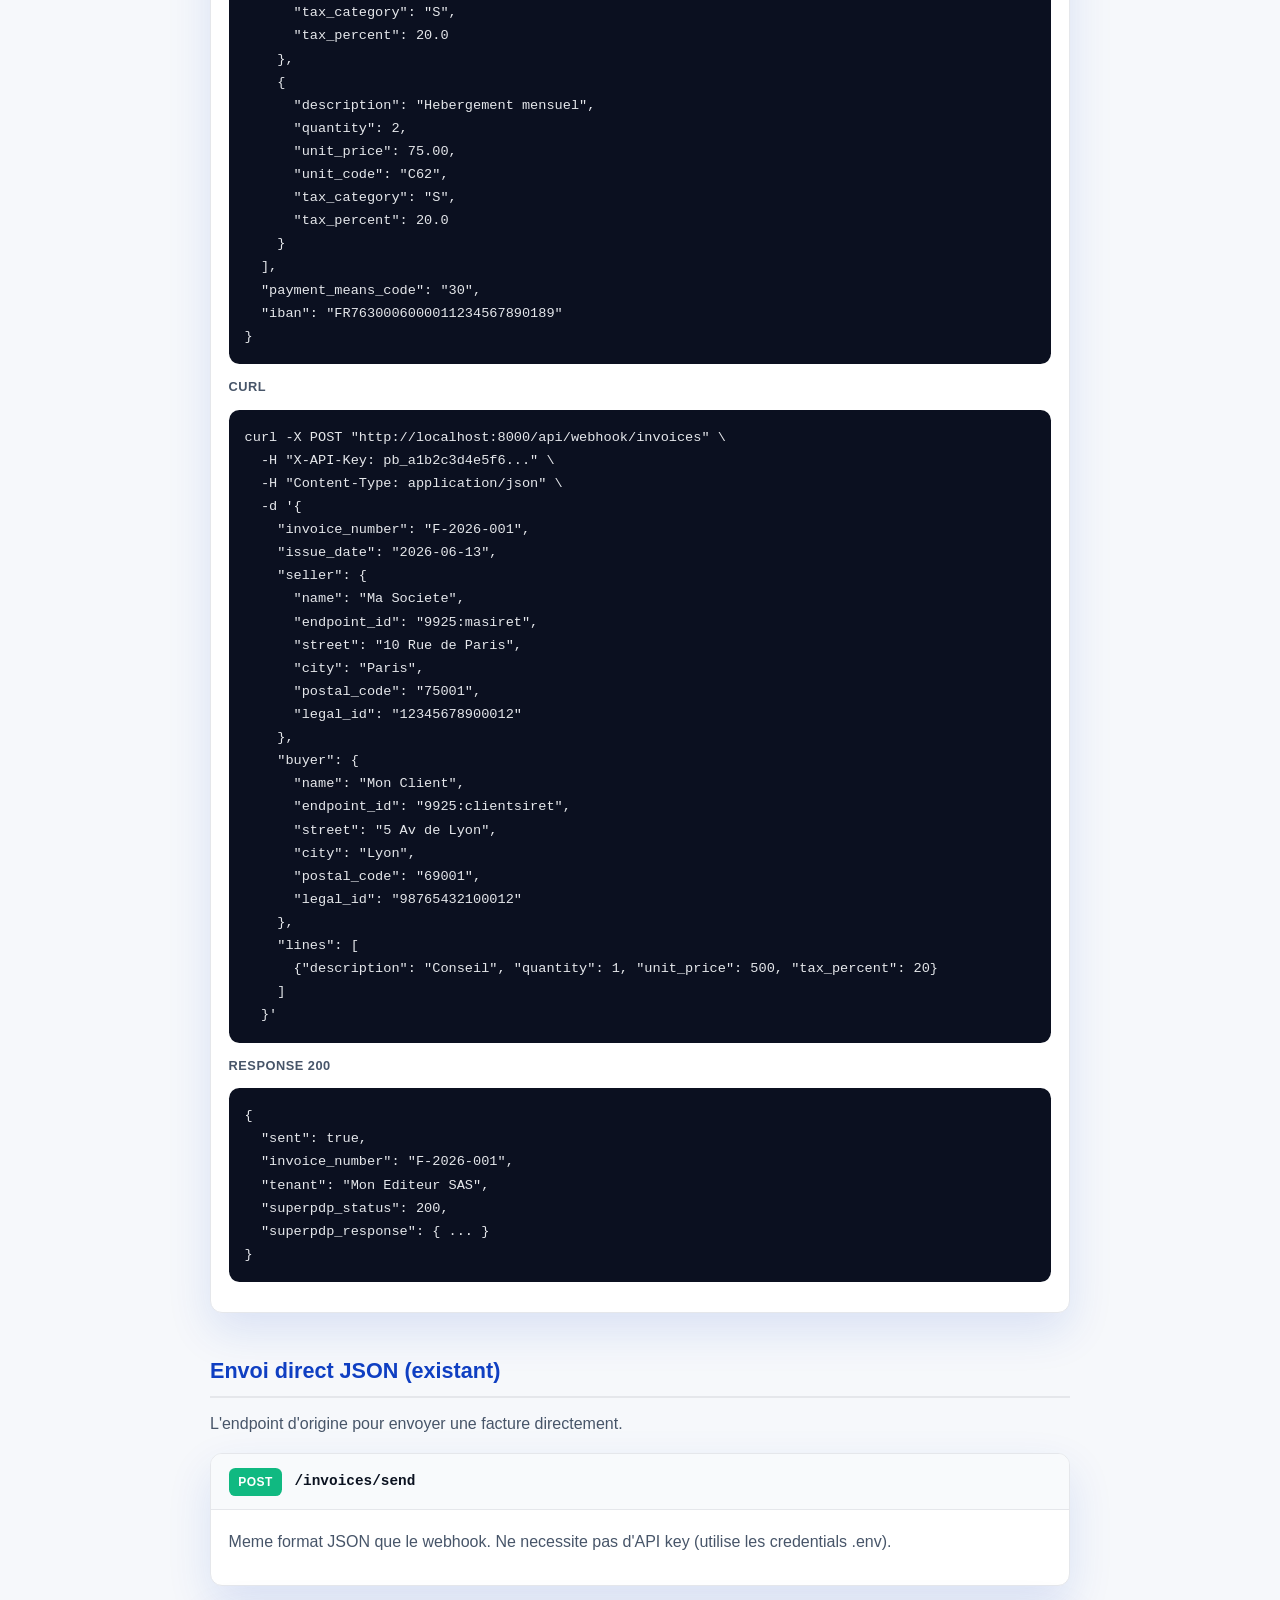
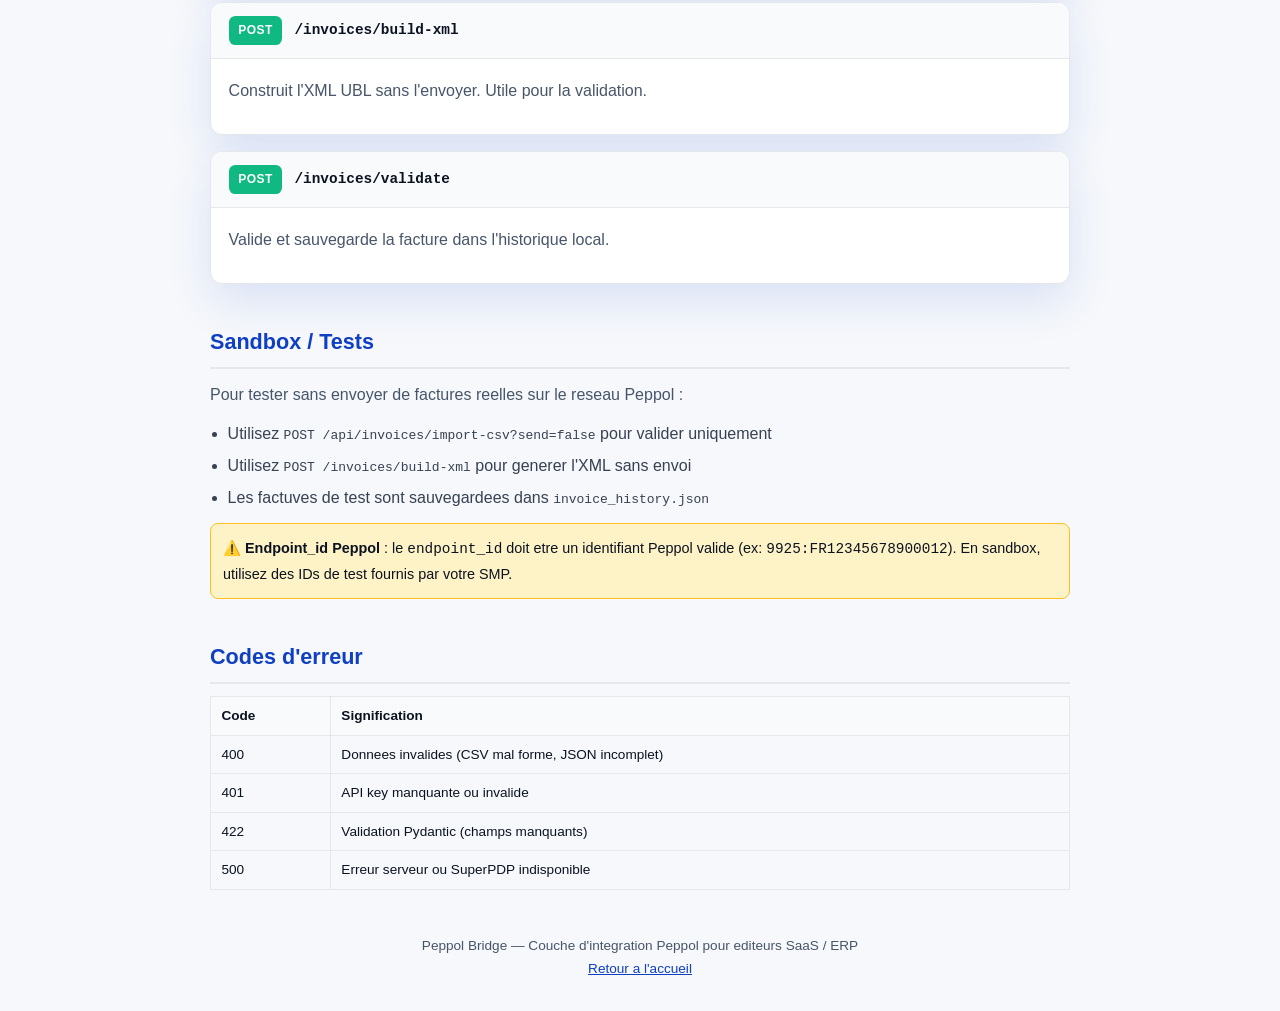
<file: templates/docs.html>
<!DOCTYPE html>
<html lang="fr">
<head>
  <meta charset="UTF-8">
  <meta name="viewport" content="width=device-width, initial-scale=1">
  <title>Peppol Bridge — Documentation API</title>
  <style>
    :root{--bg:#f6f8fb;--surface:#fff;--text:#0b1220;--muted:#475569;--primary:#0f3fc2;--accent:#10b981;--accent2:#0ea5e9;--border:#e5e7eb;--radius:.75rem;--shadow:0 18px 45px rgba(15,63,194,.12)}
    *{box-sizing:border-box;margin:0;padding:0}
    body{font-family:-apple-system,BlinkMacSystemFont,"Segoe UI",Roboto,Helvetica,Arial,sans-serif;background:var(--bg);color:var(--text);line-height:1.7}
    .container{max-width:900px;margin:0 auto;padding:0 1.25rem}
    .nav{position:sticky;top:0;z-index:50;background:rgba(255,255,255,.9);backdrop-filter:blur(10px);border-bottom:1px solid var(--border)}
    .nav .inner{display:flex;align-items:center;justify-content:space-between;height:56px;max-width:900px;margin:0 auto;padding:0 1.25rem}
    .brand{font-weight:900;font-size:1.1rem;color:var(--primary)}
    .brand a{text-decoration:none;color:inherit}
    h1{font-size:2rem;margin:2rem 0 .5rem}
    h2{font-size:1.35rem;margin:2.5rem 0 .75rem;color:var(--primary);border-bottom:2px solid var(--border);padding-bottom:.4rem}
    h3{font-size:1.05rem;margin:1.5rem 0 .4rem}
    p{color:var(--muted);margin-bottom:.75rem}
    .endpoint{background:var(--surface);border:1px solid var(--border);border-radius:var(--radius);margin:1rem 0;overflow:hidden;box-shadow:var(--shadow)}
    .endpoint-head{display:flex;align-items:center;gap:.75rem;padding:.85rem 1.1rem;background:#f8fafc;border-bottom:1px solid var(--border)}
    .method{font-weight:800;font-size:.75rem;padding:.25rem .6rem;border-radius:.4rem;color:#fff;letter-spacing:.5px}
    .method-post{background:var(--accent)}
    .method-get{background:var(--accent2)}
    .path{font-weight:700;font-family:ui-monospace,SFMono-Regular,Menlo,Monaco,monospace;font-size:.9rem}
    .endpoint-body{padding:1.1rem}
    .code{background:#0b1020;color:#e5e7eb;padding:1rem;border-radius:.65rem;margin:.75rem 0;font-family:ui-monospace,SFMono-Regular,Menlo,Monaco,monospace;white-space:pre-wrap;word-break:break-word;font-size:.85rem;overflow-x:auto}
    .label{font-weight:700;font-size:.8rem;color:var(--muted);text-transform:uppercase;letter-spacing:.5px;margin-top:.75rem}
    .param-table{width:100%;border-collapse:collapse;margin:.5rem 0 .75rem}
    .param-table th,.param-table td{text-align:left;padding:.45rem .65rem;border:1px solid var(--border);font-size:.85rem}
    .param-table th{background:#f8fafc;font-weight:700}
    .required{color:#dc2626;font-weight:700}
    .optional{color:var(--muted)}
    .step{background:linear-gradient(135deg,#eef2ff,#ecfdf5);border:1px solid #dbeafe;border-radius:var(--radius);padding:1.1rem;margin:1rem 0}
    .step h3{margin-top:0}
    .tag{display:inline-block;background:#eef2ff;color:var(--primary);font-size:.75rem;font-weight:700;padding:.15rem .5rem;border-radius:.3rem;margin-right:.3rem}
    .warn{background:#fef3c7;border:1px solid #fbbf24;border-radius:.5rem;padding:.75rem;margin:.75rem 0;font-size:.9rem}
    .footer{text-align:center;padding:2rem 1rem;color:var(--muted);font-size:.85rem}
    ul{padding-left:1.1rem;margin:.4rem 0 .75rem;color:#374151}
    li{margin:.3rem 0}
    a{color:var(--primary)}
  </style>
</head>
<body>
<nav class="nav">
  <div class="inner">
    <span class="brand"><a href="/">← Peppol Bridge</a></span>
    <span style="font-size:.85rem;color:var(--muted)">Documentation API v1</span>
  </div>
</nav>

<div class="container">

  <h1>Documentation API</h1>
  <p>Integrez Peppol Bridge a votre logiciel comptable en 30 minutes. Deux methodes : <strong>CSV import</strong> (le plus simple) ou <strong>Webhook JSON</strong> (temps reel).</p>

  <div class="step">
    <h3>Demarrage rapide en 3 etapes</h3>
    <ol>
      <li><strong>Creez un compte</strong> — <code>POST /api/tenants/register</code> pour obtenir votre API key</li>
      <li><strong>Testez en CSV</strong> — <code>POST /api/invoices/import-csv</code> avec <code>?send=false</code></li>
      <li><strong>Passez en production</strong> — retirez <code>?send=false</code> ou utilisez le webhook</li>
    </ol>
  </div>

  <!-- AUTH -->
  <h2>Authentification</h2>
  <p>Tous les endpoints API requierent une <strong>API key</strong> dans le header <code>X-API-Key</code>.</p>

  <div class="endpoint">
    <div class="endpoint-head">
      <span class="method method-post">POST</span>
      <span class="path">/api/tenants/register</span>
    </div>
    <div class="endpoint-body">
      <p>Cree un nouveau tenant et retourne une API key.</p>
      <div class="label">Request Body (JSON)</div>
      <div class="code">{
  "name": "Mon Editeur SAS",
  "email": "tech@monediteur.fr"
}</div>
      <div class="label">Response 200</div>
      <div class="code">{
  "api_key": "pb_a1b2c3d4e5f6...",
  "message": "Store this API key. It won't be shown again.",
  "name": "Mon Editeur SAS",
  "hint": "Use header X-API-Key: &lt;api_key&gt; on all API calls"
}</div>
      <div class="warn">⚠️ Stockez cette API key. Elle ne sera plus jamais affichee.</div>
    </div>
  </div>

  <div class="endpoint">
    <div class="endpoint-head">
      <span class="method method-get">GET</span>
      <span class="path">/api/tenants/me</span>
    </div>
    <div class="endpoint-body">
      <p>Recupere les informations du tenant courant.</p>
      <div class="label">Header</div>
      <div class="code">X-API-Key: pb_a1b2c3d4e5f6...</div>
    </div>
  </div>

  <!-- CSV IMPORT -->
  <h2>Import CSV</h2>
  <p>Methode la plus simple : exportez vos factures en CSV depuis votre logiciel comptable et envoyez-les. Les noms de colonnes sont flexibles (Francais ou Anglais).</p>

  <div class="endpoint">
    <div class="endpoint-head">
      <span class="method method-post">POST</span>
      <span class="path">/api/invoices/import-csv</span>
    </div>
    <div class="endpoint-body">
      <div class="label">Query Parameters</div>
      <table class="param-table">
        <tr><th>Param</th><th>Type</th><th>Default</th><th>Description</th></tr>
        <tr><td>send</td><td>bool</td><td>true</td><td>false = validation seule, true = envoi Peppol</td></tr>
      </table>
      <div class="label">Header</div>
      <div class="code">X-API-Key: pb_a1b2c3d4e5f6...
Content-Type: text/csv</div>
      <div class="label">CSV — Colonnes requises (noms flexibles)</div>
      <table class="param-table">
        <tr><th>Canonic</th><th>Noms acceptes</th></tr>
        <tr><td><span class="required">invoice_number</span></td><td>numero, invoice_no, ref, facture_numero</td></tr>
        <tr><td><span class="required">issue_date</span></td><td>date, invoice_date, date_facture</td></tr>
        <tr><td><span class="required">seller_name</span></td><td>vendeur, emetteur_nom, supplier_name</td></tr>
        <tr><td><span class="required">seller_endpoint</span></td><td>vendeur_endpoint, emetteur_id, emetteur_peppol</td></tr>
        <tr><td><span class="required">seller_street</span></td><td>vendeur_rue, emetteur_adresse</td></tr>
        <tr><td><span class="required">seller_city</span></td><td>vendeur_ville</td></tr>
        <tr><td><span class="required">seller_postal</span></td><td>vendeur_cp, vendeur_code_postal</td></tr>
        <tr><td><span class="required">seller_legal_id</span></td><td>vendeur_siret, vendeur_tva</td></tr>
        <tr><td><span class="required">buyer_name</span></td><td>acheteur, client_nom, customer_name</td></tr>
        <tr><td><span class="required">buyer_endpoint</span></td><td>acheteur_endpoint, client_id, acheteur_peppol</td></tr>
        <tr><td><span class="required">buyer_street</span></td><td>acheteur_rue, client_rue</td></tr>
        <tr><td><span class="required">buyer_city</span></td><td>acheteur_ville</td></tr>
        <tr><td><span class="required">buyer_postal</span></td><td>acheteur_cp</td></tr>
        <tr><td><span class="required">buyer_legal_id</span></td><td>acheteur_siret, client_siret</td></tr>
        <tr><td><span class="required">line_description</span></td><td>description, libelle, designation</td></tr>
        <tr><td><span class="required">line_quantity</span></td><td>quantite, qte, qty</td></tr>
        <tr><td><span class="required">line_unit_price</span></td><td>prix_unitaire, pu, montant_ht</td></tr>
        <tr><td><span class="optional">due_date</span></td><td>echeance, date_echeance</td></tr>
        <tr><td><span class="optional">currency</span></td><td>devise (default: EUR)</td></tr>
        <tr><td><span class="optional">line_tax_percent</span></td><td>tva_taux (default: 20.0)</td></tr>
        <tr><td><span class="optional">line_tax_category</span></td><td>tva_categorie (default: S)</td></tr>
      </table>
      <div class="label">Exemple CSV</div>
      <div class="code">invoice_number;issue_date;seller_name;seller_endpoint;seller_street;seller_city;seller_postal;seller_legal_id;buyer_name;buyer_endpoint;buyer_street;buyer_city;buyer_postal;buyer_legal_id;line_description;line_quantity;line_unit_price;line_tax_percent
F-2026-001;2026-06-13;Ma Societe;9925:masiret;10 Rue de Paris;Paris;75001;12345678900012;Mon Client;9925:clientsiret;5 Av de Lyon;Lyon;69001;98765432100012;Prestation conseil;1;500.00;20.0
F-2026-001;2026-06-13;Ma Societe;9925:masiret;10 Rue de Paris;Paris;75001;12345678900012;Mon Client;9925:clientsiret;5 Av de Lyon;Lyon;69001;98765432100012;Hebergement;2;75.00;20.0</div>
      <p style="font-size:.85rem;color:var(--muted)">Note : deux lignes avec le meme invoice_number = deux lignes sur la meme facture.</p>
      <div class="label">cURL</div>
      <div class="code">curl -X POST "http://localhost:8000/api/invoices/import-csv?send=false" \
  -H "X-API-Key: pb_a1b2c3d4e5f6..." \
  -H "Content-Type: text/csv" \
  --data-binary @factures.csv</div>
      <div class="label">Response 200</div>
      <div class="code">{
  "imported": 1,
  "warnings": [],
  "invoices": [
    {
      "invoice_number": "F-2026-001",
      "buyer": "Mon Client",
      "xml_valid": true,
      "xml_preview": "&lt;Invoice xmlns=...",
      "sent": false,
      "send_status": null
    }
  ]
}</div>
    </div>
  </div>

  <!-- WEBHOOK -->
  <h2>Webhook JSON (temps reel)</h2>
  <p>Poussez vos factures en temps reel via JSON. Ideal pour l'automatisation.</p>

  <div class="endpoint">
    <div class="endpoint-head">
      <span class="method method-post">POST</span>
      <span class="path">/api/webhook/invoices</span>
    </div>
    <div class="endpoint-body">
      <div class="label">Header</div>
      <div class="code">X-API-Key: pb_a1b2c3d4e5f6...
Content-Type: application/json</div>
      <div class="label">Request Body (InvoiceRequest JSON)</div>
      <div class="code">{
  "invoice_number": "F-2026-001",
  "issue_date": "2026-06-13",
  "due_date": "2026-07-13",
  "currency": "EUR",
  "buyer_reference": "REF-CLIENT-001",
  "seller": {
    "name": "Ma Societe SAS",
    "endpoint_id": "9925:masiret",
    "endpoint_scheme": "9915",
    "street": "10 Rue de Paris",
    "city": "Paris",
    "postal_code": "75001",
    "country_code": "FR",
    "legal_id": "12345678900012",
    "legal_id_scheme": "0002"
  },
  "buyer": {
    "name": "Mon Client SARL",
    "endpoint_id": "9925:clientsiret",
    "endpoint_scheme": "9915",
    "street": "5 Avenue de Lyon",
    "city": "Lyon",
    "postal_code": "69001",
    "country_code": "FR",
    "legal_id": "98765432100012",
    "legal_id_scheme": "0002"
  },
  "lines": [
    {
      "description": "Prestation de conseil",
      "quantity": 1,
      "unit_price": 500.00,
      "unit_code": "C62",
      "tax_category": "S",
      "tax_percent": 20.0
    },
    {
      "description": "Hebergement mensuel",
      "quantity": 2,
      "unit_price": 75.00,
      "unit_code": "C62",
      "tax_category": "S",
      "tax_percent": 20.0
    }
  ],
  "payment_means_code": "30",
  "iban": "FR7630006000011234567890189"
}</div>
      <div class="label">cURL</div>
      <div class="code">curl -X POST "http://localhost:8000/api/webhook/invoices" \
  -H "X-API-Key: pb_a1b2c3d4e5f6..." \
  -H "Content-Type: application/json" \
  -d '{
    "invoice_number": "F-2026-001",
    "issue_date": "2026-06-13",
    "seller": {
      "name": "Ma Societe",
      "endpoint_id": "9925:masiret",
      "street": "10 Rue de Paris",
      "city": "Paris",
      "postal_code": "75001",
      "legal_id": "12345678900012"
    },
    "buyer": {
      "name": "Mon Client",
      "endpoint_id": "9925:clientsiret",
      "street": "5 Av de Lyon",
      "city": "Lyon",
      "postal_code": "69001",
      "legal_id": "98765432100012"
    },
    "lines": [
      {"description": "Conseil", "quantity": 1, "unit_price": 500, "tax_percent": 20}
    ]
  }'</div>
      <div class="label">Response 200</div>
      <div class="code">{
  "sent": true,
  "invoice_number": "F-2026-001",
  "tenant": "Mon Editeur SAS",
  "superpdp_status": 200,
  "superpdp_response": { ... }
}</div>
    </div>
  </div>

  <!-- DIRECT JSON (existing) -->
  <h2>Envoi direct JSON (existant)</h2>
  <p>L'endpoint d'origine pour envoyer une facture directement.</p>

  <div class="endpoint">
    <div class="endpoint-head">
      <span class="method method-post">POST</span>
      <span class="path">/invoices/send</span>
    </div>
    <div class="endpoint-body">
      <p>Meme format JSON que le webhook. Ne necessite pas d'API key (utilise les credentials .env).</p>
    </div>
  </div>

  <div class="endpoint">
    <div class="endpoint-head">
      <span class="method method-post">POST</span>
      <span class="path">/invoices/build-xml</span>
    </div>
    <div class="endpoint-body">
      <p>Construit l'XML UBL sans l'envoyer. Utile pour la validation.</p>
    </div>
  </div>

  <div class="endpoint">
    <div class="endpoint-head">
      <span class="method method-post">POST</span>
      <span class="path">/invoices/validate</span>
    </div>
    <div class="endpoint-body">
      <p>Valide et sauvegarde la facture dans l'historique local.</p>
    </div>
  </div>

  <!-- SANDBOX -->
  <h2>Sandbox / Tests</h2>
  <p>Pour tester sans envoyer de factures reelles sur le reseau Peppol :</p>
  <ul>
    <li>Utilisez <code>POST /api/invoices/import-csv?send=false</code> pour valider uniquement</li>
    <li>Utilisez <code>POST /invoices/build-xml</code> pour generer l'XML sans envoi</li>
    <li>Les factuves de test sont sauvegardees dans <code>invoice_history.json</code></li>
  </ul>

  <div class="warn">
    ⚠️ <strong>Endpoint_id Peppol</strong> : le <code>endpoint_id</code> doit etre un identifiant Peppol valide (ex: <code>9925:FR12345678900012</code>). En sandbox, utilisez des IDs de test fournis par votre SMP.
  </div>

  <!-- ERRORS -->
  <h2>Codes d'erreur</h2>
  <table class="param-table">
    <tr><th>Code</th><th>Signification</th></tr>
    <tr><td>400</td><td>Donnees invalides (CSV mal forme, JSON incomplet)</td></tr>
    <tr><td>401</td><td>API key manquante ou invalide</td></tr>
    <tr><td>422</td><td>Validation Pydantic (champs manquants)</td></tr>
    <tr><td>500</td><td>Erreur serveur ou SuperPDP indisponible</td></tr>
  </table>

</div>

<footer class="footer">
  Peppol Bridge — Couche d'integration Peppol pour editeurs SaaS / ERP<br>
  <a href="/">Retour a l'accueil</a>
</footer>
</body>
</html>
</file>
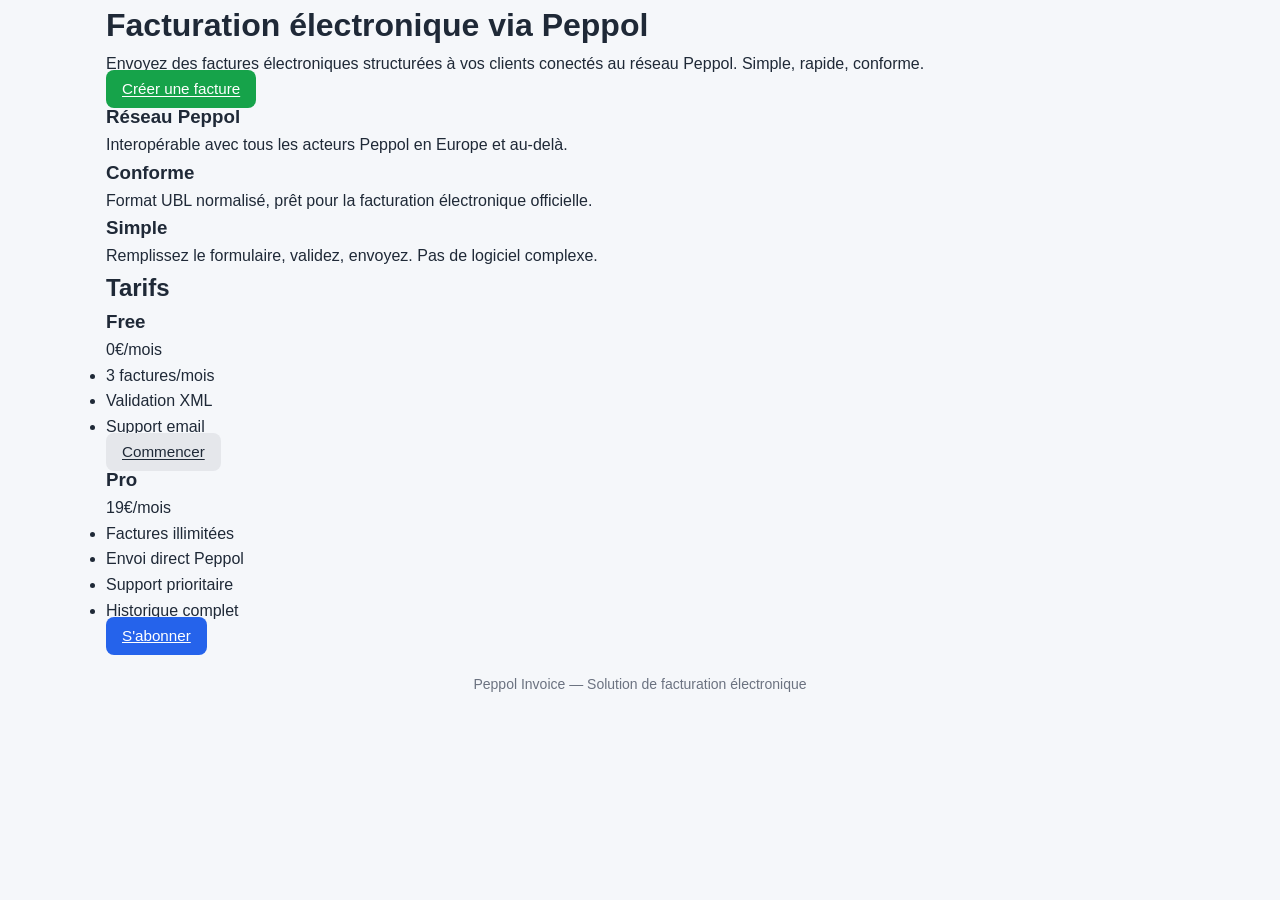
<file: templates/landing.html>
<!DOCTYPE html>
<html lang="fr">
<head>
    <meta charset="UTF-8">
    <meta name="viewport" content="width=device-width, initial-scale=1.0">
    <title>Peppol Invoice — Facturation électronique simple</title>
    <link rel="stylesheet" href="/static/css/style.css">
</head>
<body>
    <header class="hero">
        <div class="container">
            <h1>Facturation électronique via Peppol</h1>
            <p>Envoyez des factures électroniques structurées à vos clients conectés au réseau Peppol. Simple, rapide, conforme.</p>
            <a href="/facture" class="btn-primary cta">Créer une facture</a>
        </div>
    </header>
    <section class="features">
        <div class="container">
            <div class="feature">
                <h3>Réseau Peppol</h3>
                <p>Interopérable avec tous les acteurs Peppol en Europe et au-delà.</p>
            </div>
            <div class="feature">
                <h3>Conforme</h3>
                <p>Format UBL normalisé, prêt pour la facturation électronique officielle.</p>
            </div>
            <div class="feature">
                <h3>Simple</h3>
                <p>Remplissez le formulaire, validez, envoyez. Pas de logiciel complexe.</p>
            </div>
        </div>
    </section>
    <section class="pricing">
        <div class="container">
            <h2>Tarifs</h2>
            <div class="pricing-cards">
                <div class="card">
                    <h3>Free</h3>
                    <div class="price">0€<span>/mois</span></div>
                    <ul>
                        <li>3 factures/mois</li>
                        <li>Validation XML</li>
                        <li>Support email</li>
                    </ul>
                    <a href="/facture" class="btn-secondary">Commencer</a>
                </div>
                <div class="card featured">
                    <h3>Pro</h3>
                    <div class="price">19€<span>/mois</span></div>
                    <ul>
                        <li>Factures illimitées</li>
                        <li>Envoi direct Peppol</li>
                        <li>Support prioritaire</li>
                        <li>Historique complet</li>
                    </ul>
                    <a href="/facture" class="btn-primary">S'abonner</a>
                </div>
            </div>
        </div>
    </section>
    <footer class="footer">
        Peppol Invoice — Solution de facturation électronique
    </footer>
</body>
</html>
</file>
<file: static/css/style.css>
:root {
  --bg: #f5f7fa;
  --card: #ffffff;
  --text: #1f2937;
  --muted: #6b7280;
  --primary: #2563eb;
  --success: #16a34a;
  --danger: #dc2626;
  --border: #e5e7eb;
  --radius: 0.5rem;
}

* {
  box-sizing: border-box;
  margin: 0;
  padding: 0;
}

body {
  font-family: -apple-system, BlinkMacSystemFont, "Segoe UI", Roboto, "Helvetica Neue", Arial, sans-serif;
  background: var(--bg);
  color: var(--text);
  line-height: 1.6;
}

.navbar {
  background: var(--card);
  border-bottom: 1px solid var(--border);
  padding: 1rem 0;
  margin-bottom: 2rem;
}

.navbar .container {
  display: flex;
  align-items: center;
  justify-content: space-between;
}

.logo {
  font-weight: 700;
  font-size: 1.25rem;
  color: var(--text);
  text-decoration: none;
}

.nav-links {
  display: flex;
  gap: 1.5rem;
}

.nav-link {
  color: var(--muted);
  text-decoration: none;
  font-weight: 500;
}

.nav-link:hover {
  color: var(--primary);
}

.container {
  max-width: 1100px;
  margin: 0 auto;
  padding: 0 1rem;
}

.invoice-form {
  background: var(--card);
  border: 1px solid var(--border);
  border-radius: var(--radius);
  padding: 1.5rem;
  margin-bottom: 1.5rem;
}

.form-section {
  margin-bottom: 2rem;
  padding-bottom: 1.5rem;
  border-bottom: 1px solid var(--border);
}

.form-section:last-of-type {
  border-bottom: none;
}

.form-section h2 {
  font-size: 1.1rem;
  margin-bottom: 1rem;
  color: var(--text);
}

.form-section h3 {
  font-size: 1rem;
  margin: 1rem 0 0.5rem;
  color: var(--text);
}

.form-row {
  display: grid;
  grid-template-columns: repeat(auto-fit, minmax(220px, 1fr));
  gap: 1rem;
  margin-bottom: 1rem;
}

.form-group {
  display: flex;
  flex-direction: column;
}

.form-group label {
  font-size: 0.875rem;
  font-weight: 500;
  margin-bottom: 0.25rem;
  color: var(--text);
}

.form-group input,
.form-group select {
  padding: 0.5rem 0.75rem;
  border: 1px solid var(--border);
  border-radius: var(--radius);
  font-size: 0.95rem;
  background: #fff;
  color: var(--text);
}

.invoice-line {
  background: #f9fafb;
  border: 1px solid var(--border);
  border-radius: var(--radius);
  padding: 1rem;
  margin-bottom: 0.75rem;
}

.form-actions {
  display: flex;
  gap: 0.75rem;
  margin-top: 1.5rem;
}

.btn-primary,
.btn-secondary {
  border: none;
  padding: 0.65rem 1rem;
  border-radius: var(--radius);
  font-size: 0.95rem;
  font-weight: 500;
  cursor: pointer;
}

.btn-primary {
  background: var(--primary);
  color: #fff;
}

.btn-secondary {
  background: #e5e7eb;
  color: var(--text);
}

.btn-primary.cta {
  background: var(--success);
}

.btn-primary:hover {
  opacity: 0.95;
}

.btn-secondary:hover {
  background: #d1d5db;
}

.modal {
  position: fixed;
  inset: 0;
  background: rgba(0, 0, 0, 0.5);
  display: flex;
  align-items: center;
  justify-content: center;
  z-index: 50;
}

.modal.hidden {
  display: none;
}

.modal-content {
  background: var(--card);
  border-radius: var(--radius);
  padding: 1.5rem;
  width: 90%;
  max-width: 720px;
  max-height: 85vh;
  overflow: auto;
  position: relative;
}

.close {
  position: absolute;
  top: 0.75rem;
  right: 1rem;
  font-size: 1.5rem;
  cursor: pointer;
  background: transparent;
  border: none;
}

#resultContent {
  background: #111827;
  color: #e5e7eb;
  padding: 1rem;
  border-radius: var(--radius);
  margin: 1rem 0;
  white-space: pre-wrap;
  word-break: break-word;
}

.footer {
  text-align: center;
  padding: 1.5rem;
  color: var(--muted);
  font-size: 0.875rem;
}
</file>
<file: static/css/list.css>
.subtitle {
  color: var(--muted);
  margin-bottom: 1.5rem;
}

.stats {
  display: grid;
  grid-template-columns: repeat(auto-fit, minmax(180px, 1fr));
  gap: 1rem;
  margin-bottom: 1.5rem;
}

.stat-card {
  background: var(--card);
  border: 1px solid var(--border);
  border-radius: var(--radius);
  padding: 1rem;
  text-align: center;
}

.stat-value {
  font-size: 1.5rem;
  font-weight: 700;
  color: var(--primary);
}

.stat-label {
  font-size: 0.875rem;
  color: var(--muted);
}

.table-wrap {
  background: var(--card);
  border: 1px solid var(--border);
  border-radius: var(--radius);
  overflow: auto;
}

.invoices-table {
  width: 100%;
  border-collapse: collapse;
}

.invoices-table th,
.invoices-table td {
  padding: 0.75rem 1rem;
  text-align: left;
  border-bottom: 1px solid var(--border);
}

.invoices-table th {
  background: #f9fafb;
  font-weight: 600;
  font-size: 0.875rem;
}

.badge {
  display: inline-block;
  padding: 0.15rem 0.5rem;
  border-radius: 999px;
  font-size: 0.75rem;
  font-weight: 600;
}

.badge-success {
  background: #dcfce7;
  color: #166534;
}

.badge-draft {
  background: #f3f4f6;
  color: #4b5563;
}

.empty {
  text-align: center;
  color: var(--muted);
  padding: 2rem;
}

.link {
  color: var(--primary);
  text-decoration: none;
  font-weight: 500;
}

.link:hover {
  text-decoration: underline;
}
</file>
